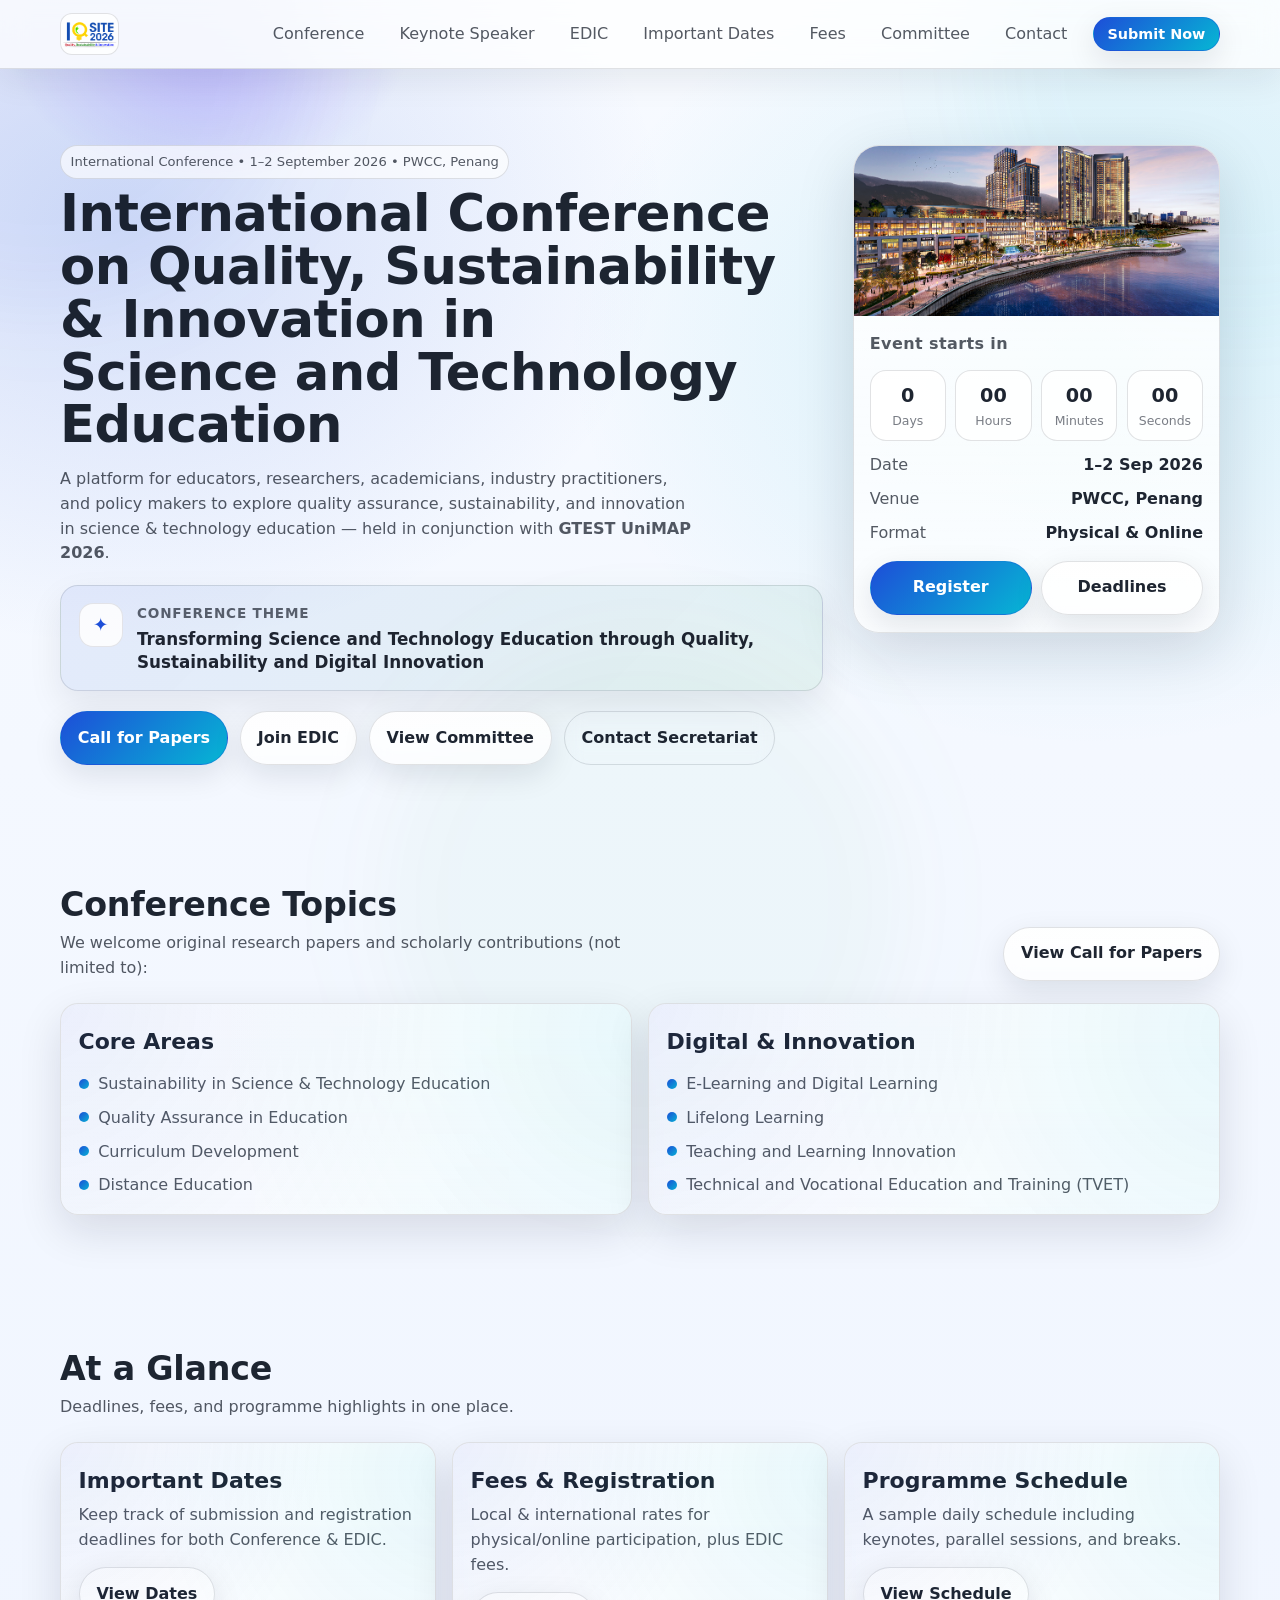
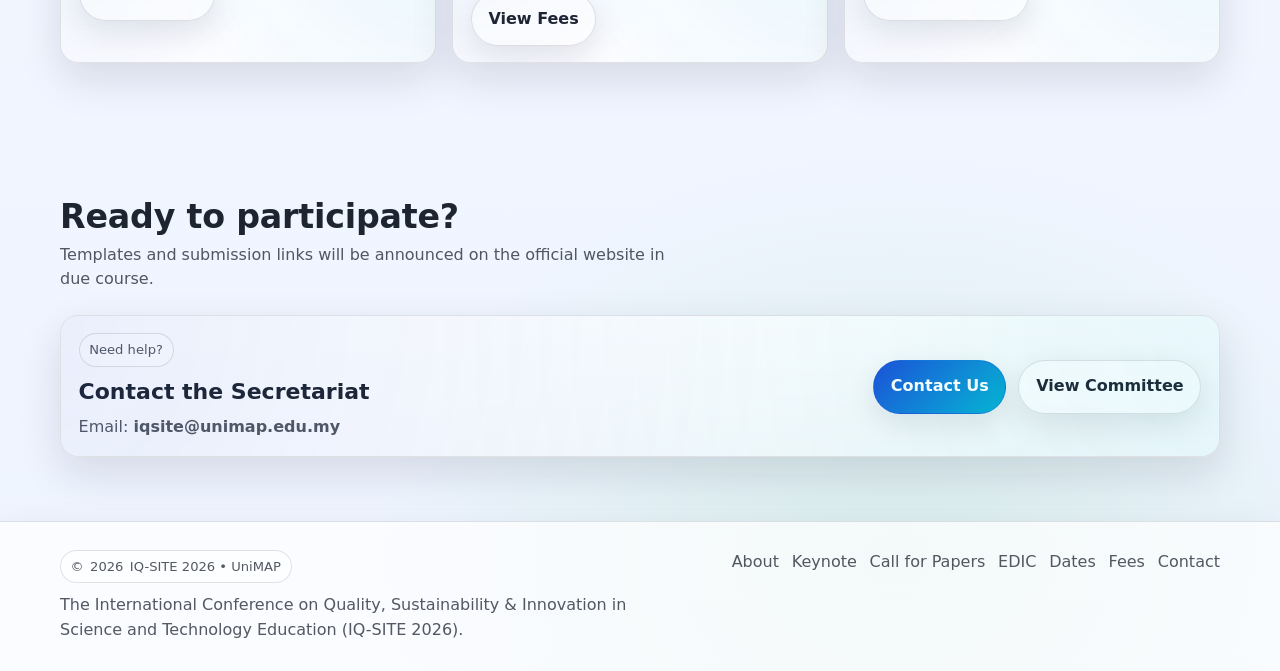
<file: index.html>
<!doctype html>
<html lang="en">

<head>
  <meta charset="utf-8" />
  <meta name="viewport" content="width=device-width, initial-scale=1" />
  <meta name="color-scheme" content="dark light" />
  <title>IQ-SITE 2026 | Home</title>
  <link rel="stylesheet" href="assets/css/style.css" />
</head>

<body>
  <div class="blob b1"></div>
  <div class="blob b2"></div>
  <div class="blob b3"></div>

  <header>
    <div class="container nav">
      <a class="brand" href="index.html" aria-label="IQ-SITE 2026 Home">
        <img class="brand-logo" src="assets/img/logo.jpg" alt="IQ-SITE 2026 logo" />
      </a>

      <nav class="navlinks" aria-label="Primary">
        <a href="pages/conference.html">Conference</a>
        <a href="pages/keynote.html">Keynote Speaker</a>
        <a href="pages/edic.html">EDIC</a>
        <a href="pages/dates.html">Important Dates</a>
        <a href="pages/fees.html">Fees</a>
        <a href="pages/committee.html">Committee</a>
        <a href="pages/contact.html">Contact</a>
        <a class="btn small primary nav-cta" href="https://confbay.com/" target="_blank" rel="noopener">Submit Now</a>
      </nav>

      <button class="menu-btn" id="menuBtn" aria-expanded="false" aria-controls="menuPanel">Menu</button>
    </div>

    <div class="container menu-panel" id="menuPanel" aria-label="Mobile menu">
      <a href="pages/about.html">About</a>
      <a href="pages/conference.html">Conference</a>
      <a href="pages/keynote.html">Keynote Speaker</a>
      <a href="pages/edic.html">EDIC</a>
      <a href="pages/dates.html">Important Dates</a>
      <a href="pages/fees.html">Fees</a>
      <a href="pages/programme.html">Programme</a>
      <a href="pages/committee.html">Committee</a>
      <a href="pages/contact.html">Contact</a>
      <div class="menu-cta">
        <a class="btn primary" href="https://confbay.com/" target="_blank" rel="noopener">Submit Now</a>
      </div>
    </div>
  </header>


  <main>
    <section class="hero">
      <div class="container hero-grid">
        <div>
          <div class="badge reveal">International Conference • 1–2 September 2026 • PWCC, Penang</div>
          <h1 class="reveal">International Conference on Quality, Sustainability &amp; Innovation in<br />Science and
            Technology Education</h1>
          <p class="lead reveal">
            A platform for educators, researchers, academicians, industry practitioners, and policy makers to explore
            quality assurance, sustainability, and innovation in science &amp; technology education — held in
            conjunction
            with <strong>GTEST UniMAP 2026</strong>.
          </p>



<div class="theme-banner reveal">
  <div class="theme-icon" aria-hidden="true">✦</div>
  <div class="theme-content">
    <div class="theme-label">Conference Theme</div>
    <div class="theme-title">
      Transforming Science and Technology Education through Quality, Sustainability and Digital Innovation
    </div>
  </div>
</div>

          <div class="hero-actions reveal">
            <a class="btn primary" href="pages/conference.html">Call for Papers</a>
            <a class="btn" href="pages/edic.html">Join EDIC</a>
            <a class="btn" href="pages/committee.html">View Committee</a>
            <a class="btn ghost" href="pages/contact.html">Contact Secretariat</a>
          </div>
        </div>

        <aside class="hero-card reveal" aria-label="Event at a glance">
          <div class="img" role="img" aria-label="Venue placeholder image"></div>
          <div class="body">
            <div class="kicker">Event starts in</div>
            <div id="countdown" class="countdown" aria-live="polite">
              <div class="pill">
                <div class="num" id="cdDays">—</div>
                <div class="lbl">Days</div>
              </div>
              <div class="pill">
                <div class="num" id="cdHours">—</div>
                <div class="lbl">Hours</div>
              </div>
              <div class="pill">
                <div class="num" id="cdMins">—</div>
                <div class="lbl">Minutes</div>
              </div>
              <div class="pill">
                <div class="num" id="cdSecs">—</div>
                <div class="lbl">Seconds</div>
              </div>
            </div>

            <div class="meta">
              <div class="row"><span>Date</span><strong>1–2 Sep 2026</strong></div>
              <div class="row"><span>Venue</span><strong>PWCC, Penang</strong></div>
              <div class="row"><span>Format</span><strong>Physical &amp; Online</strong></div>
            </div>

            <div style="display:flex; gap:.6rem; flex-wrap:wrap; margin-top: .95rem;">
              <a class="btn primary" href="pages/fees.html" style="flex:1;">Register</a>
              <a class="btn" href="pages/dates.html" style="flex:1;">Deadlines</a>
            </div>
          </div>
        </aside>
      </div>
    </section>
<!-----
    <section id="keynotes">
      <div class="container">
        <div class="section-head">
          <div>
            <h2 class="reveal">Keynote Speakers</h2>
            <p class="reveal">A quick preview — full profiles are available on the Keynote Speaker page.</p>
          </div>
          <a class="btn reveal" href="pages/keynote.html">View Keynote Details</a>
        </div>

        <div class="grid3">
          <article class="card reveal keynote-mini">
            <img class="avatar" src="assets/img/keynote-1.jpg" alt="Keynote Speaker 1" />
            <h3>Prof. Dr. Abd Karim Alias</h3>
            <p class="muted">Universiti Tenaga Nasional (UNITEN)</p>
          </article>
          ----->
<!-----
          <article class="card reveal keynote-mini">
            <img class="avatar" src="assets/img/keynote-2.jpg" alt="Keynote Speaker 2" />
            <h3>Prof. / Dr. Full Name</h3>
            <p class="muted">Institution / Organization</p>
          </article>

          <article class="card reveal keynote-mini">
            <img class="avatar" src="assets/img/keynote-3.jpg" alt="Keynote Speaker 3" />
            <h3>Prof. / Dr. Full Name</h3>
            <p class="muted">Institution / Organization</p>
          </article>

          -->
        </div>
      </div>
    </section>

    <section>
      <div class="container">
        <div class="section-head">
          <div>
            <h2 class="reveal">Conference Topics</h2>
            <p class="reveal">We welcome original research papers and scholarly contributions (not limited to):</p>
          </div>
          <a class="btn reveal" href="pages/conference.html">View Call for Papers</a>
        </div>

        <div class="grid2">
          <div class="card reveal">
            <h3>Core Areas</h3>
            <ul class="list">
              <li>Sustainability in Science &amp; Technology Education</li>
              <li>Quality Assurance in Education</li>
              <li>Curriculum Development</li>
              <li>Distance Education</li>
            </ul>
          </div>
          <div class="card reveal">
            <h3>Digital &amp; Innovation</h3>
            <ul class="list">
              <li>E-Learning and Digital Learning</li>
              <li>Lifelong Learning</li>
              <li>Teaching and Learning Innovation</li>
              <li>Technical and Vocational Education and Training (TVET)</li>
            </ul>
          </div>
        </div>
      </div>
    </section>

    <section>
      <div class="container">
        <div class="section-head">
          <div>
            <h2 class="reveal">At a Glance</h2>
            <p class="reveal">Deadlines, fees, and programme highlights in one place.</p>
          </div>
        </div>

        <div class="grid3">
          <div class="card reveal">
            <h3>Important Dates</h3>
            <p>Keep track of submission and registration deadlines for both Conference &amp; EDIC.</p>
            <div style="margin-top: .9rem;">
              <a class="btn" href="pages/dates.html">View Dates</a>
            </div>
          </div>

          <div class="card reveal">
            <h3>Fees &amp; Registration</h3>
            <p>Local &amp; international rates for physical/online participation, plus EDIC fees.</p>
            <div style="margin-top: .9rem;">
              <a class="btn" href="pages/fees.html">View Fees</a>
            </div>
          </div>

          <div class="card reveal">
            <h3>Programme Schedule</h3>
            <p>A sample daily schedule including keynotes, parallel sessions, and breaks.</p>
            <div style="margin-top: .9rem;">
              <a class="btn" href="pages/programme.html">View Schedule</a>
            </div>
          </div>
        </div>
      </div>
    </section>

    <section>
      <div class="container">
        <div class="section-head">
          <div>
            <h2 class="reveal">Ready to participate?</h2>
            <p class="reveal">Templates and submission links will be announced on the official website in due course.
            </p>
          </div>
        </div>

        <div class="card reveal"
          style="display:flex; align-items:center; justify-content:space-between; gap: 1rem; flex-wrap:wrap;">
          <div>
            <div class="badge">Need help?</div>
            <h3 style="margin-top:.55rem;">Contact the Secretariat</h3>
            <p style="margin:.2rem 0 0; color: var(--muted);">Email: <strong>iqsite@unimap.edu.my</strong></p>
          </div>
          <div style="display:flex; gap:.75rem; flex-wrap:wrap;">
            <a class="btn primary" href="pages/contact.html">Contact Us</a>
            <a class="btn" href="pages/committee.html">View Committee</a>
          </div>
        </div>
      </div>
    </section>
  </main>


  <footer>
    <div class="container footer-grid">
      <div>
        <div class="badge">© <span id="year"></span> IQ-SITE 2026 • UniMAP</div>
        <div class="muted" style="margin-top:.6rem; max-width: 62ch;">
          The International Conference on Quality, Sustainability &amp; Innovation in Science and Technology Education
          (IQ-SITE 2026).
        </div>
      </div>
      <div class="links">
        <a href="pages/about.html">About</a>
        <a href="pages/keynote.html">Keynote</a>
        <a href="pages/conference.html">Call for Papers</a>
        <a href="pages/edic.html">EDIC</a>
        <a href="pages/dates.html">Dates</a>
        <a href="pages/fees.html">Fees</a>
        <a href="pages/contact.html">Contact</a>
      </div>
    </div>
  </footer>

  <script src="assets/js/main.js"></script>
</body>

</html>
</file>
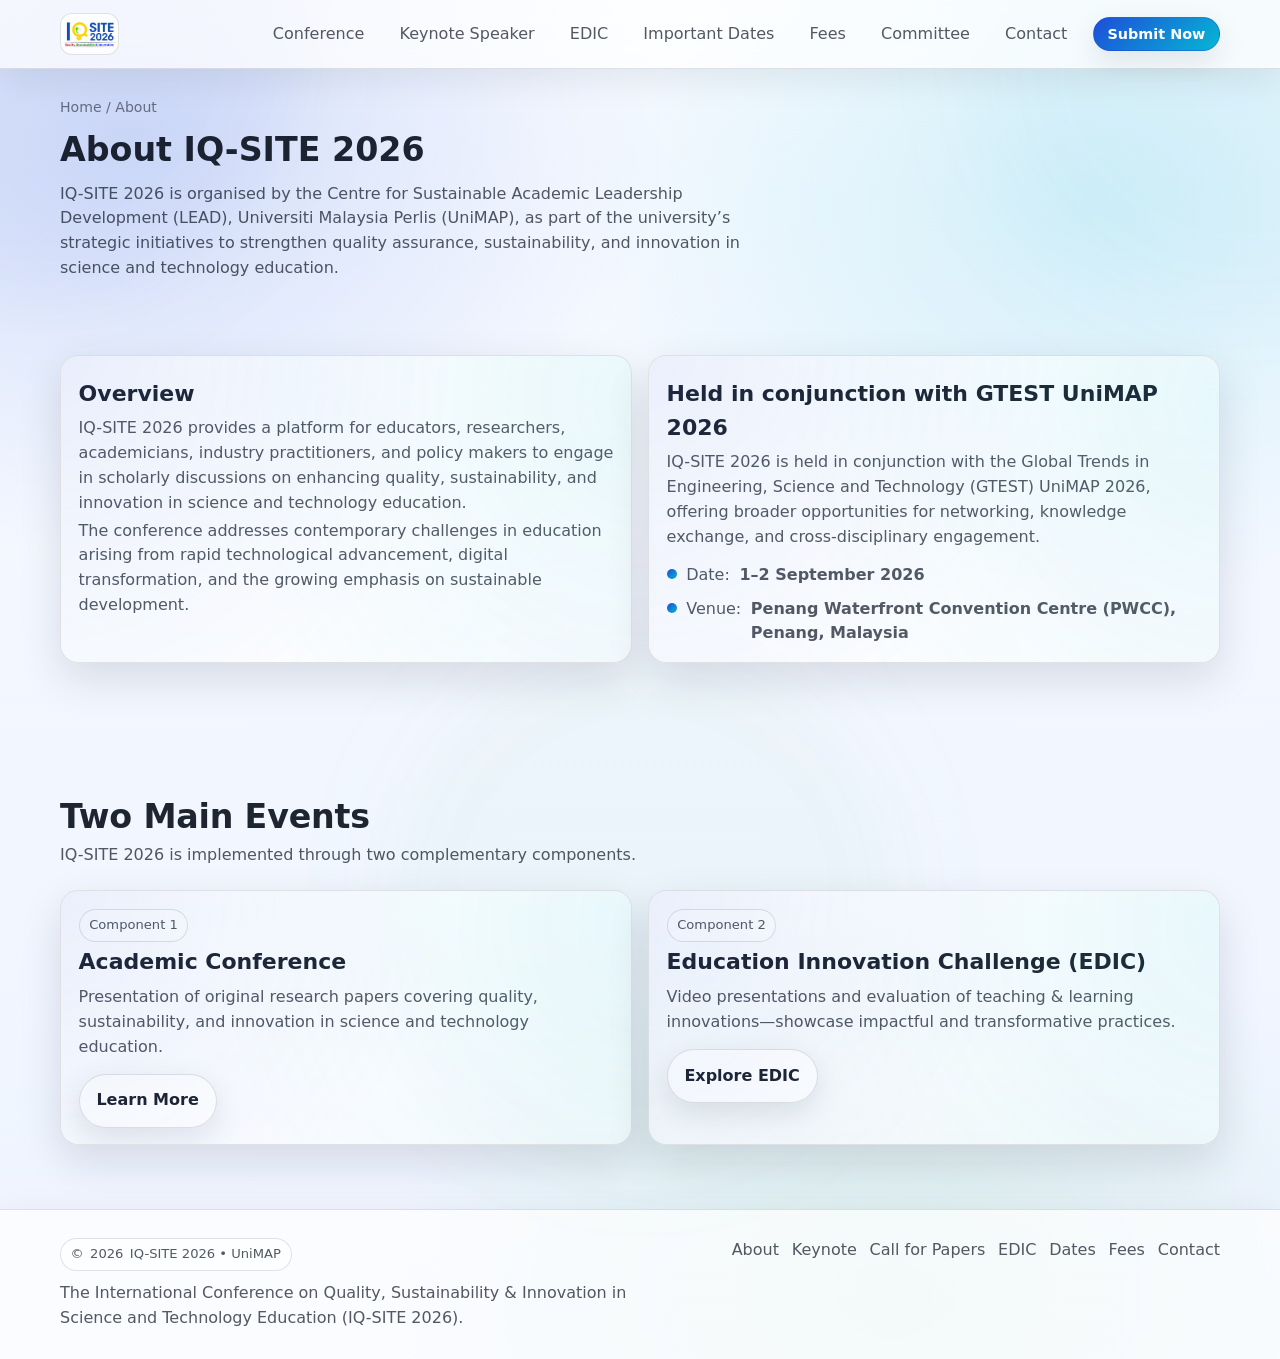
<file: pages/about.html>
<!doctype html>
<html lang="en">
<head>
  <meta charset="utf-8" />
  <meta name="viewport" content="width=device-width, initial-scale=1" />
  <meta name="color-scheme" content="dark light" />
  <title>IQ-SITE 2026 | About</title>
  <link rel="stylesheet" href="../assets/css/style.css" />
</head>
<body>
  <div class="blob b1"></div>
  <div class="blob b2"></div>
  <div class="blob b3"></div>

  <header>
  <div class="container nav">
      <a class="brand" href="../index.html" aria-label="IQ-SITE 2026 Home">
        <img class="brand-logo" src="../assets/img/logo.jpg" alt="IQ-SITE 2026 logo" />
      </a>

    <nav class="navlinks" aria-label="Primary">
      <a href="conference.html">Conference</a>
      <a href="keynote.html">Keynote Speaker</a>
      <a href="edic.html">EDIC</a>
      <a href="dates.html">Important Dates</a>
      <a href="fees.html">Fees</a>
      <a href="committee.html">Committee</a>
      <a href="contact.html">Contact</a>
      <a class="btn small primary nav-cta" href="https://confbay.com/" target="_blank" rel="noopener">Submit Now</a>
    </nav>

    <button class="menu-btn" id="menuBtn" aria-expanded="false" aria-controls="menuPanel">Menu</button>
  </div>

  <div class="container menu-panel" id="menuPanel" aria-label="Mobile menu">
    <a href="about.html">About</a>
    <a href="conference.html">Conference</a>
    <a href="keynote.html">Keynote Speaker</a>
    <a href="edic.html">EDIC</a>
    <a href="dates.html">Important Dates</a>
    <a href="fees.html">Fees</a>
    <a href="programme.html">Programme</a>
    <a href="committee.html">Committee</a>
    <a href="contact.html">Contact</a>
    <div class="menu-cta">
      <a class="btn primary" href="https://confbay.com/" target="_blank" rel="noopener">Submit Now</a>
    </div>
  </div>
</header>

  
<main>
  <section class="pagehead">
    <div class="container">
      <div class="breadcrumb">Home / About</div>
      <h2 class="reveal">About IQ-SITE 2026</h2>
      <p class="reveal">
        IQ-SITE 2026 is organised by the Centre for Sustainable Academic Leadership Development (LEAD), Universiti Malaysia Perlis (UniMAP),
        as part of the university’s strategic initiatives to strengthen quality assurance, sustainability, and innovation in science and technology education.
      </p>
    </div>
  </section>

  <section>
    <div class="container grid2">
      <div class="card reveal">
        <h3>Overview</h3>
        <p>
          IQ-SITE 2026 provides a platform for educators, researchers, academicians, industry practitioners, and policy makers to engage
          in scholarly discussions on enhancing quality, sustainability, and innovation in science and technology education.
        </p>
        <p>
          The conference addresses contemporary challenges in education arising from rapid technological advancement, digital transformation,
          and the growing emphasis on sustainable development.
        </p>
      </div>

      <div class="card reveal">
        <h3>Held in conjunction with GTEST UniMAP 2026</h3>
        <p>
          IQ-SITE 2026 is held in conjunction with the Global Trends in Engineering, Science and Technology (GTEST) UniMAP 2026,
          offering broader opportunities for networking, knowledge exchange, and cross-disciplinary engagement.
        </p>
        <ul class="list">
          <li>Date: <strong>1–2 September 2026</strong></li>
          <li>Venue: <strong>Penang Waterfront Convention Centre (PWCC), Penang, Malaysia</strong></li>
        </ul>
      </div>
    </div>
  </section>

  <section>
    <div class="container">
      <div class="section-head">
        <div>
          <h2 class="reveal">Two Main Events</h2>
          <p class="reveal">IQ-SITE 2026 is implemented through two complementary components.</p>
        </div>
      </div>

      <div class="grid2">
        <article class="card reveal">
          <div class="badge">Component 1</div>
          <h3>Academic Conference</h3>
          <p>Presentation of original research papers covering quality, sustainability, and innovation in science and technology education.</p>
          <a class="btn" href="conference.html" style="margin-top:.9rem;">Learn More</a>
        </article>

        <article class="card reveal">
          <div class="badge">Component 2</div>
          <h3>Education Innovation Challenge (EDIC)</h3>
          <p>Video presentations and evaluation of teaching &amp; learning innovations—showcase impactful and transformative practices.</p>
          <a class="btn" href="edic.html" style="margin-top:.9rem;">Explore EDIC</a>
        </article>
      </div>
    </div>
  </section>
</main>


  <footer>
  <div class="container footer-grid">
    <div>
      <div class="badge">© <span id="year"></span> IQ-SITE 2026 • UniMAP</div>
      <div class="muted" style="margin-top:.6rem; max-width: 62ch;">
        The International Conference on Quality, Sustainability &amp; Innovation in Science and Technology Education (IQ-SITE 2026).
      </div>
    </div>
    <div class="links">
      <a href="about.html">About</a>
      <a href="keynote.html">Keynote</a>
      <a href="conference.html">Call for Papers</a>
      <a href="edic.html">EDIC</a>
      <a href="dates.html">Dates</a>
      <a href="fees.html">Fees</a>
      <a href="contact.html">Contact</a>
    </div>
  </div>
</footer>

<script src="../assets/js/main.js"></script>
</body>
</html>
</file>
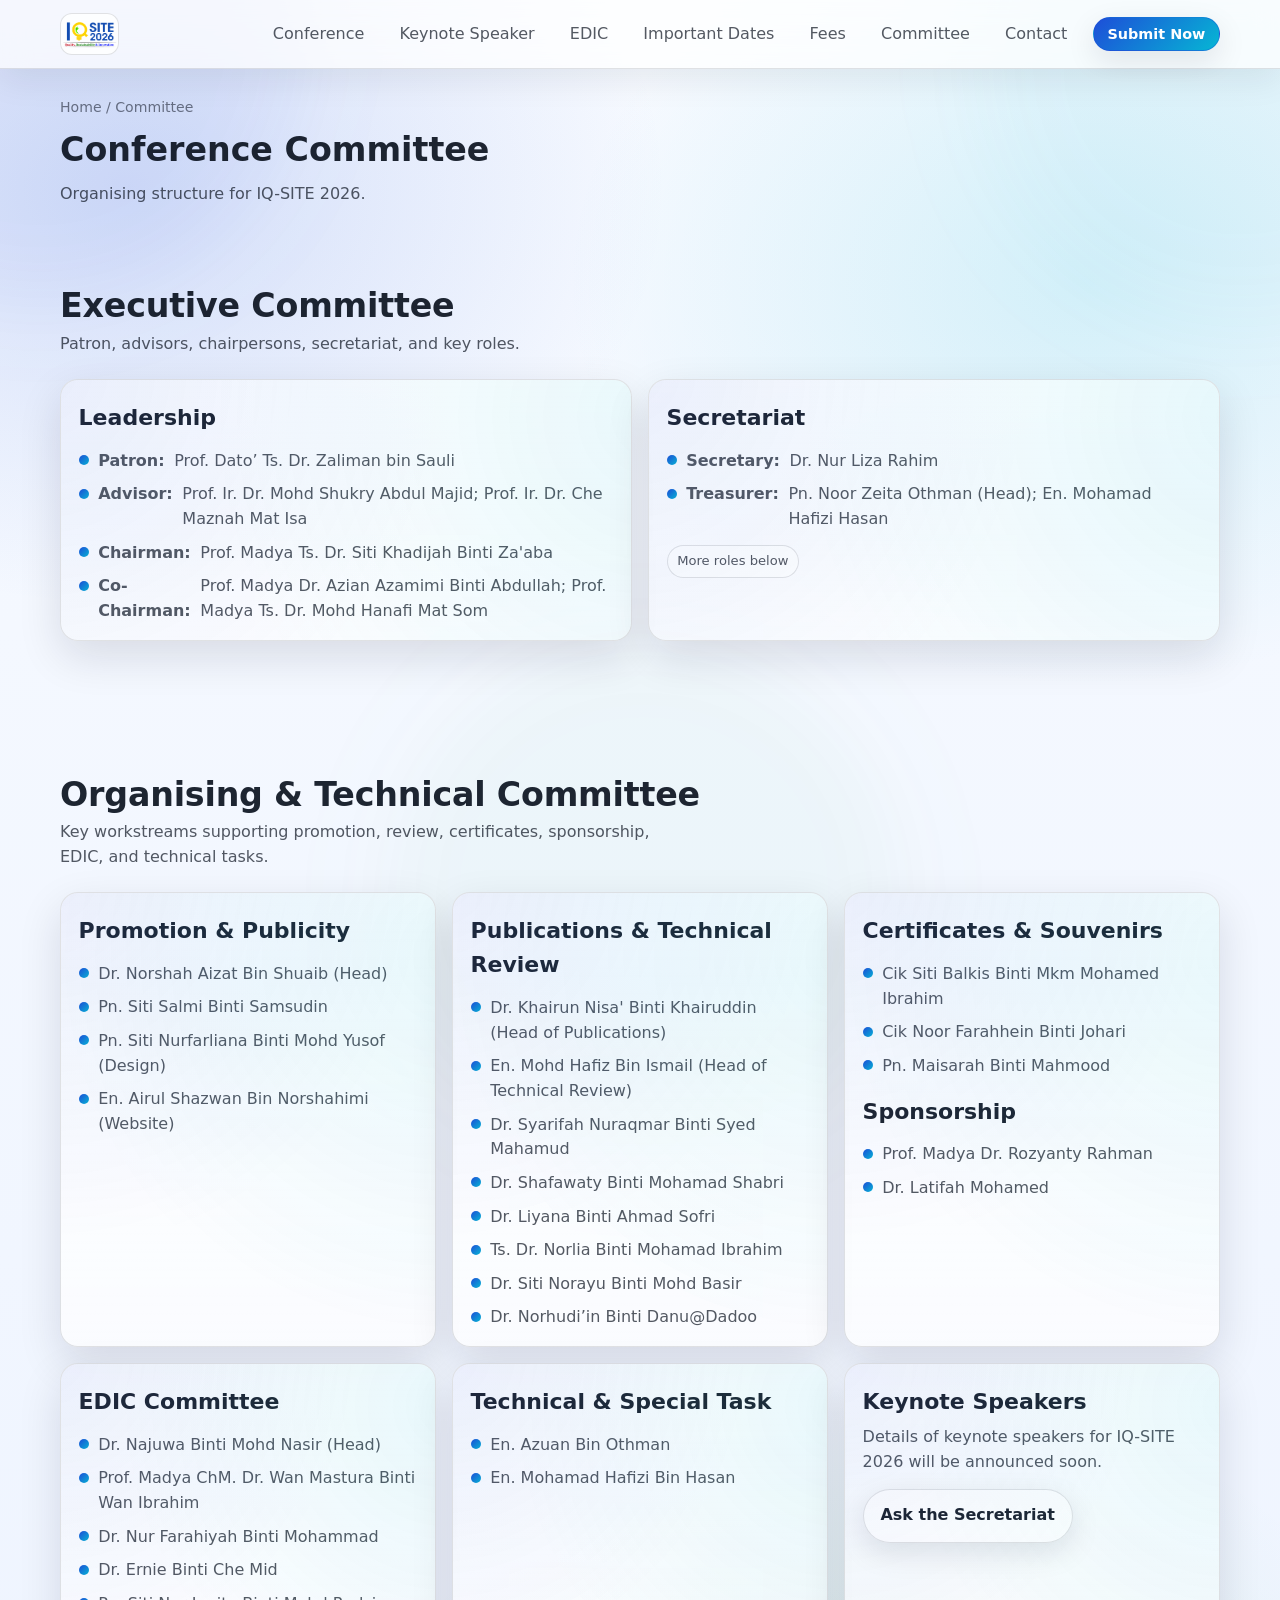
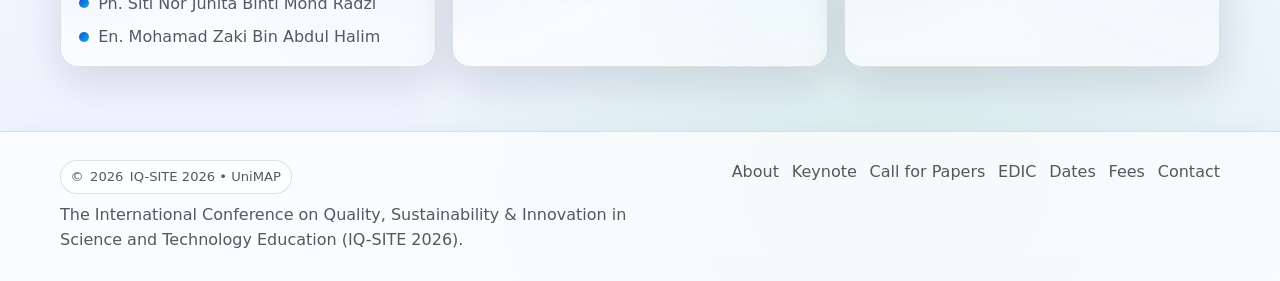
<file: pages/committee.html>
<!doctype html>
<html lang="en">
<head>
  <meta charset="utf-8" />
  <meta name="viewport" content="width=device-width, initial-scale=1" />
  <meta name="color-scheme" content="dark light" />
  <title>IQ-SITE 2026 | Committee</title>
  <link rel="stylesheet" href="../assets/css/style.css" />
</head>
<body>
  <div class="blob b1"></div>
  <div class="blob b2"></div>
  <div class="blob b3"></div>

  <header>
  <div class="container nav">
      <a class="brand" href="../index.html" aria-label="IQ-SITE 2026 Home">
        <img class="brand-logo" src="../assets/img/logo.jpg" alt="IQ-SITE 2026 logo" />
      </a>

    <nav class="navlinks" aria-label="Primary">
      <a href="conference.html">Conference</a>
      <a href="keynote.html">Keynote Speaker</a>
      <a href="edic.html">EDIC</a>
      <a href="dates.html">Important Dates</a>
      <a href="fees.html">Fees</a>
      <a href="committee.html">Committee</a>
      <a href="contact.html">Contact</a>
      <a class="btn small primary nav-cta" href="https://confbay.com/" target="_blank" rel="noopener">Submit Now</a>
    </nav>

    <button class="menu-btn" id="menuBtn" aria-expanded="false" aria-controls="menuPanel">Menu</button>
  </div>

  <div class="container menu-panel" id="menuPanel" aria-label="Mobile menu">
    <a href="about.html">About</a>
    <a href="conference.html">Conference</a>
    <a href="keynote.html">Keynote Speaker</a>
    <a href="edic.html">EDIC</a>
    <a href="dates.html">Important Dates</a>
    <a href="fees.html">Fees</a>
    <a href="programme.html">Programme</a>
    <a href="committee.html">Committee</a>
    <a href="contact.html">Contact</a>
    <div class="menu-cta">
      <a class="btn primary" href="https://confbay.com/" target="_blank" rel="noopener">Submit Now</a>
    </div>
  </div>
</header>

  
<main>
  <section class="pagehead">
    <div class="container">
      <div class="breadcrumb">Home / Committee</div>
      <h2 class="reveal">Conference Committee</h2>
      <p class="reveal">Organising structure for IQ-SITE 2026.</p>
    </div>
  </section>

  <section>
    <div class="container">
      <div class="section-head">
        <div>
          <h2 class="reveal">Executive Committee</h2>
          <p class="reveal">Patron, advisors, chairpersons, secretariat, and key roles.</p>
        </div>
      </div>

      <div class="grid2">
        <div class="card reveal">
          <h3>Leadership</h3>
          <ul class="list">
            <li><strong>Patron:</strong> Prof. Dato’ Ts. Dr. Zaliman bin Sauli</li>
            <li><strong>Advisor:</strong> Prof. Ir. Dr. Mohd Shukry Abdul Majid; Prof. Ir. Dr. Che Maznah Mat Isa</li>
            <li><strong>Chairman:</strong> Prof. Madya Ts. Dr. Siti Khadijah Binti Za'aba</li>
            <li><strong>Co-Chairman:</strong> Prof. Madya Dr. Azian Azamimi Binti Abdullah; Prof. Madya Ts. Dr. Mohd Hanafi Mat Som</li>
          </ul>
        </div>

        <div class="card reveal">
          <h3>Secretariat</h3>
          <ul class="list">
            <li><strong>Secretary:</strong> Dr. Nur Liza Rahim</li>
            <li><strong>Treasurer:</strong> Pn. Noor Zeita Othman (Head); En. Mohamad Hafizi Hasan</li>
          </ul>
          <div class="badge" style="margin-top:.8rem;">More roles below</div>
        </div>
      </div>
    </div>
  </section>

  <section>
    <div class="container">
      <div class="section-head">
        <div>
          <h2 class="reveal">Organising &amp; Technical Committee</h2>
          <p class="reveal">Key workstreams supporting promotion, review, certificates, sponsorship, EDIC, and technical tasks.</p>
        </div>
      </div>

      <div class="grid3">
        <div class="card reveal">
          <h3>Promotion &amp; Publicity</h3>
          <ul class="list">
            <li>Dr. Norshah Aizat Bin Shuaib (Head)</li>
            <li>Pn. Siti Salmi Binti Samsudin</li>
            <li>Pn. Siti Nurfarliana Binti Mohd Yusof (Design)</li>
            <li>En. Airul Shazwan Bin Norshahimi (Website)</li>
          </ul>
        </div>

        <div class="card reveal">
          <h3>Publications &amp; Technical Review</h3>
          <ul class="list">
            <li>Dr. Khairun Nisa' Binti Khairuddin (Head of Publications)</li>
            <li>En. Mohd Hafiz Bin Ismail (Head of Technical Review)</li>
            <li>Dr. Syarifah Nuraqmar Binti Syed Mahamud</li>
            <li>Dr. Shafawaty Binti Mohamad Shabri</li>
            <li>Dr. Liyana Binti Ahmad Sofri</li>
            <li>Ts. Dr. Norlia Binti Mohamad Ibrahim</li>
            <li>Dr. Siti Norayu Binti Mohd Basir</li>
            <li>Dr. Norhudi’in Binti Danu@Dadoo</li>
          </ul>
        </div>

        <div class="card reveal">
          <h3>Certificates &amp; Souvenirs</h3>
          <ul class="list">
            <li>Cik Siti Balkis Binti Mkm Mohamed Ibrahim</li>
            <li>Cik Noor Farahhein Binti Johari</li>
            <li>Pn. Maisarah Binti Mahmood</li>
          </ul>

          <h3 style="margin-top:1rem;">Sponsorship</h3>
          <ul class="list">
            <li>Prof. Madya Dr. Rozyanty Rahman</li>
            <li>Dr. Latifah Mohamed</li>
          </ul>
        </div>

        <div class="card reveal">
          <h3>EDIC Committee</h3>
          <ul class="list">
            <li>Dr. Najuwa Binti Mohd Nasir (Head)</li>
            <li>Prof. Madya ChM. Dr. Wan Mastura Binti Wan Ibrahim</li>
            <li>Dr. Nur Farahiyah Binti Mohammad</li>
            <li>Dr. Ernie Binti Che Mid</li>
            <li>Pn. Siti Nor Junita Binti Mohd Radzi</li>
            <li>En. Mohamad Zaki Bin Abdul Halim</li>
          </ul>
        </div>

        <div class="card reveal">
          <h3>Technical &amp; Special Task</h3>
          <ul class="list">
            <li>En. Azuan Bin Othman</li>
            <li>En. Mohamad Hafizi Bin Hasan</li>
          </ul>
        </div>

        <div class="card reveal">
          <h3>Keynote Speakers</h3>
          <p style="color: var(--muted);">
            Details of keynote speakers for IQ-SITE 2026 will be announced soon.
          </p>
          <a class="btn" href="contact.html" style="margin-top:.9rem;">Ask the Secretariat</a>
        </div>
      </div>
    </div>
  </section>
</main>


  <footer>
  <div class="container footer-grid">
    <div>
      <div class="badge">© <span id="year"></span> IQ-SITE 2026 • UniMAP</div>
      <div class="muted" style="margin-top:.6rem; max-width: 62ch;">
        The International Conference on Quality, Sustainability &amp; Innovation in Science and Technology Education (IQ-SITE 2026).
      </div>
    </div>
    <div class="links">
      <a href="about.html">About</a>
      <a href="keynote.html">Keynote</a>
      <a href="conference.html">Call for Papers</a>
      <a href="edic.html">EDIC</a>
      <a href="dates.html">Dates</a>
      <a href="fees.html">Fees</a>
      <a href="contact.html">Contact</a>
    </div>
  </div>
</footer>

<script src="../assets/js/main.js"></script>
</body>
</html>
</file>
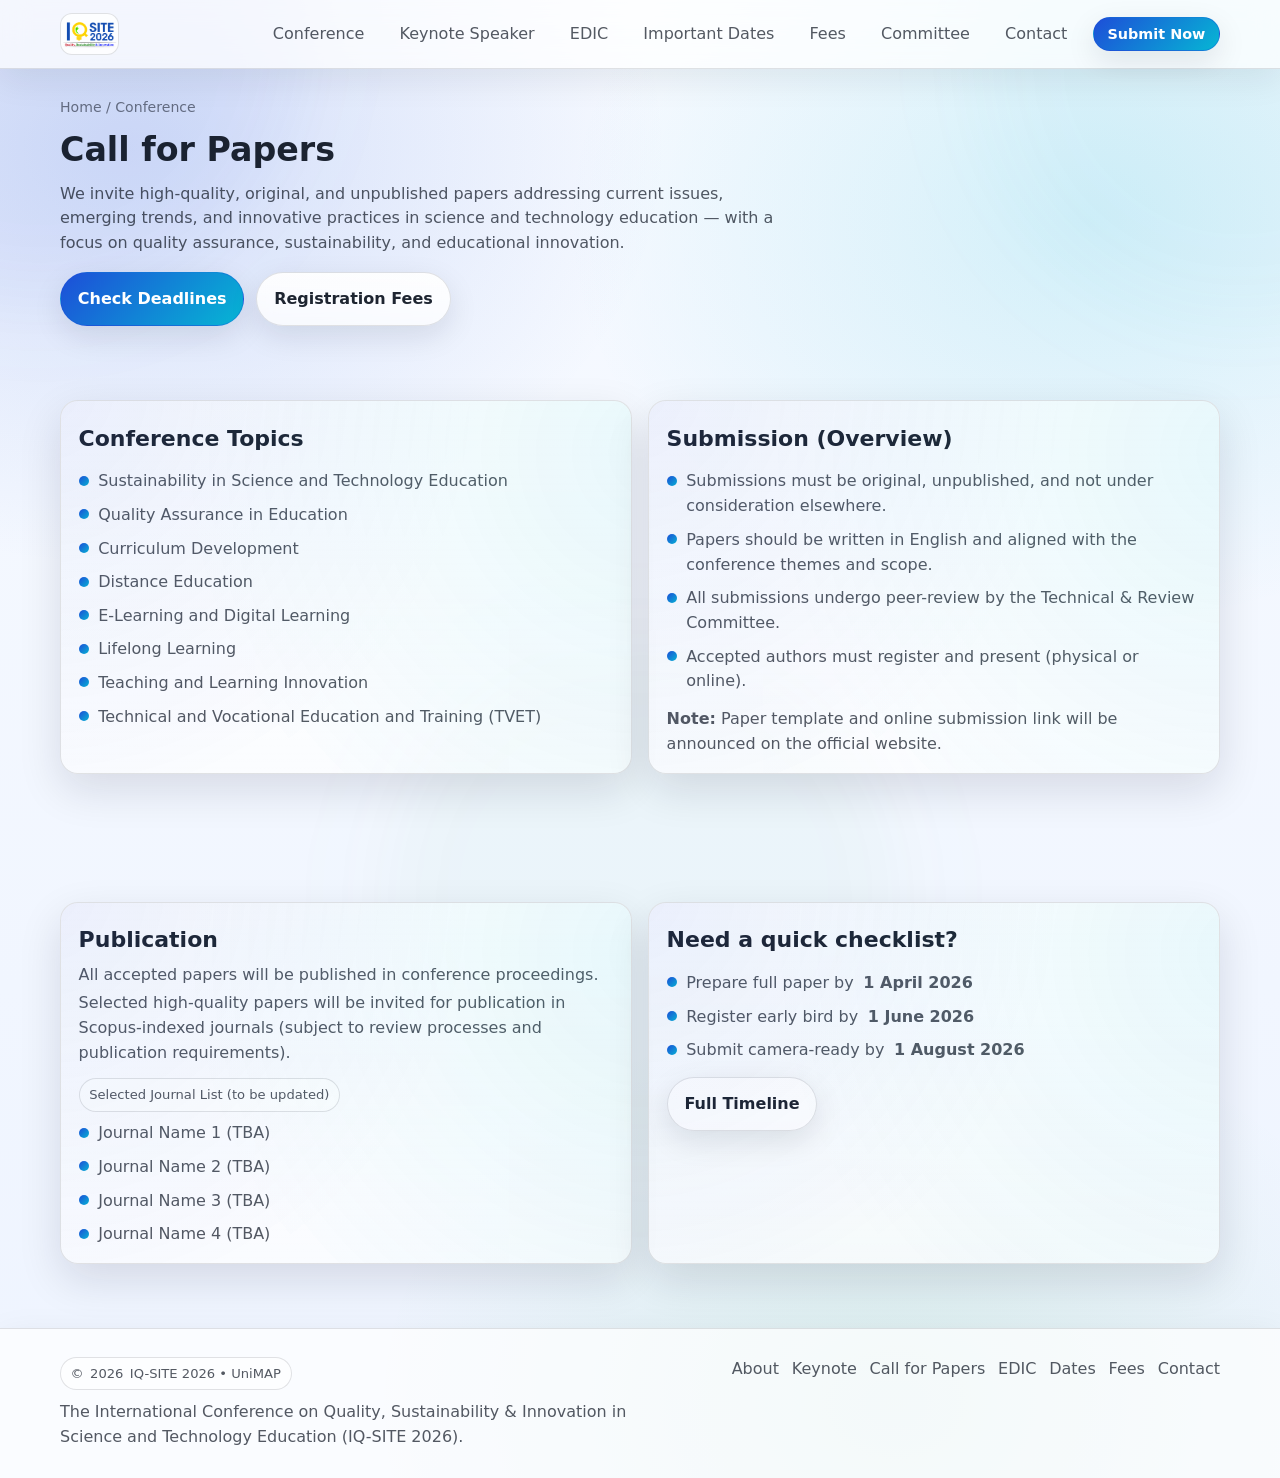
<file: pages/conference.html>
<!doctype html>
<html lang="en">
<head>
  <meta charset="utf-8" />
  <meta name="viewport" content="width=device-width, initial-scale=1" />
  <meta name="color-scheme" content="dark light" />
  <title>IQ-SITE 2026 | Call for Papers</title>
  <link rel="stylesheet" href="../assets/css/style.css" />
</head>
<body>
  <div class="blob b1"></div>
  <div class="blob b2"></div>
  <div class="blob b3"></div>

  <header>
  <div class="container nav">
      <a class="brand" href="../index.html" aria-label="IQ-SITE 2026 Home">
        <img class="brand-logo" src="../assets/img/logo.jpg" alt="IQ-SITE 2026 logo" />
      </a>

    <nav class="navlinks" aria-label="Primary">
      <a href="conference.html">Conference</a>
      <a href="keynote.html">Keynote Speaker</a>
      <a href="edic.html">EDIC</a>
      <a href="dates.html">Important Dates</a>
      <a href="fees.html">Fees</a>
      <a href="committee.html">Committee</a>
      <a href="contact.html">Contact</a>
      <a class="btn small primary nav-cta" href="https://confbay.com/" target="_blank" rel="noopener">Submit Now</a>
    </nav>

    <button class="menu-btn" id="menuBtn" aria-expanded="false" aria-controls="menuPanel">Menu</button>
  </div>

  <div class="container menu-panel" id="menuPanel" aria-label="Mobile menu">
    <a href="about.html">About</a>
    <a href="conference.html">Conference</a>
    <a href="keynote.html">Keynote Speaker</a>
    <a href="edic.html">EDIC</a>
    <a href="dates.html">Important Dates</a>
    <a href="fees.html">Fees</a>
    <a href="programme.html">Programme</a>
    <a href="committee.html">Committee</a>
    <a href="contact.html">Contact</a>
    <div class="menu-cta">
      <a class="btn primary" href="https://confbay.com/" target="_blank" rel="noopener">Submit Now</a>
    </div>
  </div>
</header>

  
<main>
  <section class="pagehead">
    <div class="container">
      <div class="breadcrumb">Home / Conference</div>
      <h2 class="reveal">Call for Papers</h2>
      <p class="reveal">
        We invite high-quality, original, and unpublished papers addressing current issues, emerging trends, and innovative practices
        in science and technology education — with a focus on quality assurance, sustainability, and educational innovation.
      </p>
      <div class="hero-actions reveal" style="margin-top:1rem;">
        <a class="btn primary" href="dates.html">Check Deadlines</a>
        <a class="btn" href="fees.html">Registration Fees</a>
      </div>
    </div>
  </section>

  <section>
    <div class="container grid2">
      <div class="card reveal">
        <h3>Conference Topics</h3>
        <ul class="list">
          <li>Sustainability in Science and Technology Education</li>
          <li>Quality Assurance in Education</li>
          <li>Curriculum Development</li>
          <li>Distance Education</li>
          <li>E-Learning and Digital Learning</li>
          <li>Lifelong Learning</li>
          <li>Teaching and Learning Innovation</li>
          <li>Technical and Vocational Education and Training (TVET)</li>
        </ul>
      </div>

      <div class="card reveal">
        <h3>Submission (Overview)</h3>
        <ul class="list">
          <li>Submissions must be original, unpublished, and not under consideration elsewhere.</li>
          <li>Papers should be written in English and aligned with the conference themes and scope.</li>
          <li>All submissions undergo peer-review by the Technical &amp; Review Committee.</li>
          <li>Accepted authors must register and present (physical or online).</li>
        </ul>
        <p style="margin-top:.8rem; color: var(--muted);">
          <strong>Note:</strong> Paper template and online submission link will be announced on the official website.
        </p>
      </div>
    </div>
  </section>

  <section>
    <div class="container grid2">
      <div class="card reveal">
        <h3>Publication</h3>
        <p>All accepted papers will be published in conference proceedings.</p>
        <p>Selected high-quality papers will be invited for publication in Scopus-indexed journals (subject to review processes and publication requirements).</p>
        <div class="badge" style="margin-top:.8rem;">Selected Journal List (to be updated)</div>
        <ul class="list" style="margin-top:.6rem;">
          <li>Journal Name 1 (TBA)</li>
          <li>Journal Name 2 (TBA)</li>
          <li>Journal Name 3 (TBA)</li>
          <li>Journal Name 4 (TBA)</li>
        </ul>
      </div>

      <div class="card reveal">
        <h3>Need a quick checklist?</h3>
        <ul class="list">
          <li>Prepare full paper by <strong>1 April 2026</strong></li>
          <li>Register early bird by <strong>1 June 2026</strong></li>
          <li>Submit camera-ready by <strong>1 August 2026</strong></li>
        </ul>
        <a class="btn" href="dates.html" style="margin-top:.9rem;">Full Timeline</a>
      </div>
    </div>
  </section>
</main>


  <footer>
  <div class="container footer-grid">
    <div>
      <div class="badge">© <span id="year"></span> IQ-SITE 2026 • UniMAP</div>
      <div class="muted" style="margin-top:.6rem; max-width: 62ch;">
        The International Conference on Quality, Sustainability &amp; Innovation in Science and Technology Education (IQ-SITE 2026).
      </div>
    </div>
    <div class="links">
      <a href="about.html">About</a>
      <a href="keynote.html">Keynote</a>
      <a href="conference.html">Call for Papers</a>
      <a href="edic.html">EDIC</a>
      <a href="dates.html">Dates</a>
      <a href="fees.html">Fees</a>
      <a href="contact.html">Contact</a>
    </div>
  </div>
</footer>

<script src="../assets/js/main.js"></script>
</body>
</html>
</file>
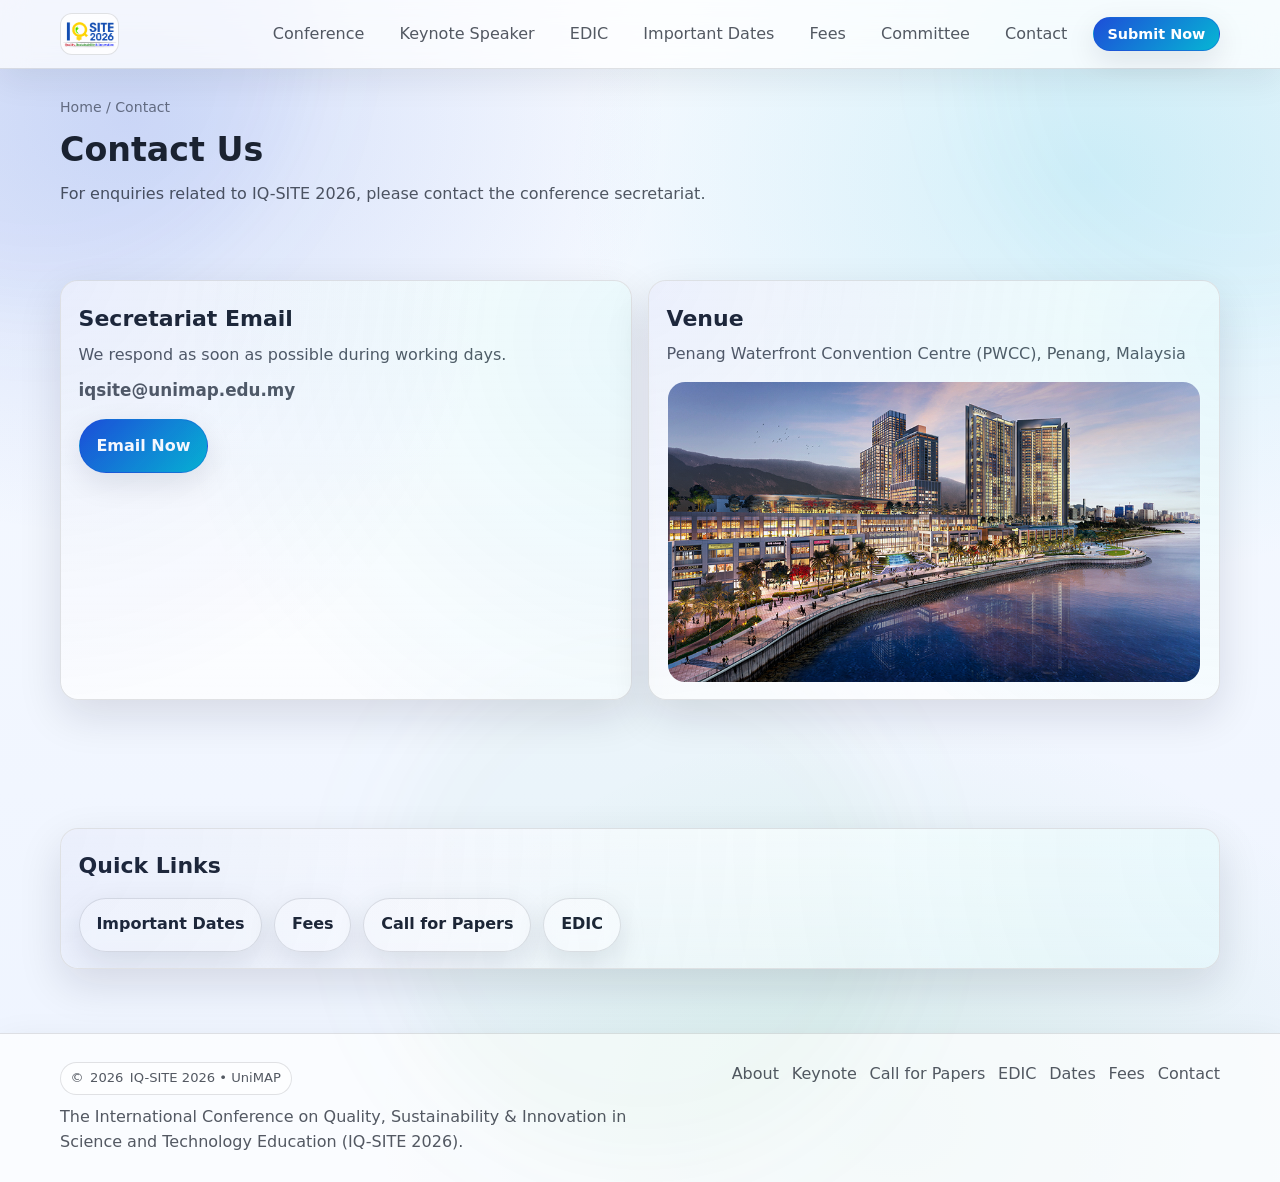
<file: pages/contact.html>
<!doctype html>
<html lang="en">
<head>
  <meta charset="utf-8" />
  <meta name="viewport" content="width=device-width, initial-scale=1" />
  <meta name="color-scheme" content="dark light" />
  <title>IQ-SITE 2026 | Contact</title>
  <link rel="stylesheet" href="../assets/css/style.css" />
</head>
<body>
  <div class="blob b1"></div>
  <div class="blob b2"></div>
  <div class="blob b3"></div>

  <header>
  <div class="container nav">
      <a class="brand" href="../index.html" aria-label="IQ-SITE 2026 Home">
        <img class="brand-logo" src="../assets/img/logo.jpg" alt="IQ-SITE 2026 logo" />
      </a>

    <nav class="navlinks" aria-label="Primary">
      <a href="conference.html">Conference</a>
      <a href="keynote.html">Keynote Speaker</a>
      <a href="edic.html">EDIC</a>
      <a href="dates.html">Important Dates</a>
      <a href="fees.html">Fees</a>
      <a href="committee.html">Committee</a>
      <a href="contact.html">Contact</a>
      <a class="btn small primary nav-cta" href="https://confbay.com/" target="_blank" rel="noopener">Submit Now</a>
    </nav>

    <button class="menu-btn" id="menuBtn" aria-expanded="false" aria-controls="menuPanel">Menu</button>
  </div>

  <div class="container menu-panel" id="menuPanel" aria-label="Mobile menu">
    <a href="about.html">About</a>
    <a href="conference.html">Conference</a>
    <a href="keynote.html">Keynote Speaker</a>
    <a href="edic.html">EDIC</a>
    <a href="dates.html">Important Dates</a>
    <a href="fees.html">Fees</a>
    <a href="programme.html">Programme</a>
    <a href="committee.html">Committee</a>
    <a href="contact.html">Contact</a>
    <div class="menu-cta">
      <a class="btn primary" href="https://confbay.com/" target="_blank" rel="noopener">Submit Now</a>
    </div>
  </div>
</header>

  
<main>
  <section class="pagehead">
    <div class="container">
      <div class="breadcrumb">Home / Contact</div>
      <h2 class="reveal">Contact Us</h2>
      <p class="reveal">For enquiries related to IQ-SITE 2026, please contact the conference secretariat.</p>
    </div>
  </section>

  <section>
    <div class="container grid2">
      <div class="card reveal">
        <h3>Secretariat Email</h3>
        <p style="color: var(--muted); margin-top:.4rem;">We respond as soon as possible during working days.</p>
        <p style="font-size:1.05rem; margin:.6rem 0 0;"><strong>iqsite@unimap.edu.my</strong></p>
        <div style="margin-top:1rem; display:flex; gap:.75rem; flex-wrap:wrap;">
          <a class="btn primary" href="mailto:iqsite@unimap.edu.my">Email Now</a>
        </div>
      </div>

      <div class="card reveal">
        <h3>Venue</h3>
        <p style="margin:.2rem 0 0; color: var(--muted);">Penang Waterfront Convention Centre (PWCC), Penang, Malaysia</p>
        <div style="margin-top:.9rem; border-radius: var(--radius); overflow:hidden; border:1px solid rgba(255,255,255,.12);">
          <img src="../assets/img/pwcc.jpg" alt="PWCC placeholder image"/>
        </div>
      </div>
    </div>
  </section>

  <section>
    <div class="container">
      <div class="card reveal">
        <h3>Quick Links</h3>
        <div class="hero-actions" style="margin-top:.9rem;">
          <a class="btn" href="dates.html">Important Dates</a>
          <a class="btn" href="fees.html">Fees</a>
          <a class="btn" href="conference.html">Call for Papers</a>
          <a class="btn" href="edic.html">EDIC</a>
        </div>
      </div>
    </div>
  </section>
</main>


  <footer>
  <div class="container footer-grid">
    <div>
      <div class="badge">© <span id="year"></span> IQ-SITE 2026 • UniMAP</div>
      <div class="muted" style="margin-top:.6rem; max-width: 62ch;">
        The International Conference on Quality, Sustainability &amp; Innovation in Science and Technology Education (IQ-SITE 2026).
      </div>
    </div>
    <div class="links">
      <a href="about.html">About</a>
      <a href="keynote.html">Keynote</a>
      <a href="conference.html">Call for Papers</a>
      <a href="edic.html">EDIC</a>
      <a href="dates.html">Dates</a>
      <a href="fees.html">Fees</a>
      <a href="contact.html">Contact</a>
    </div>
  </div>
</footer>

<script src="../assets/js/main.js"></script>
</body>
</html>
</file>
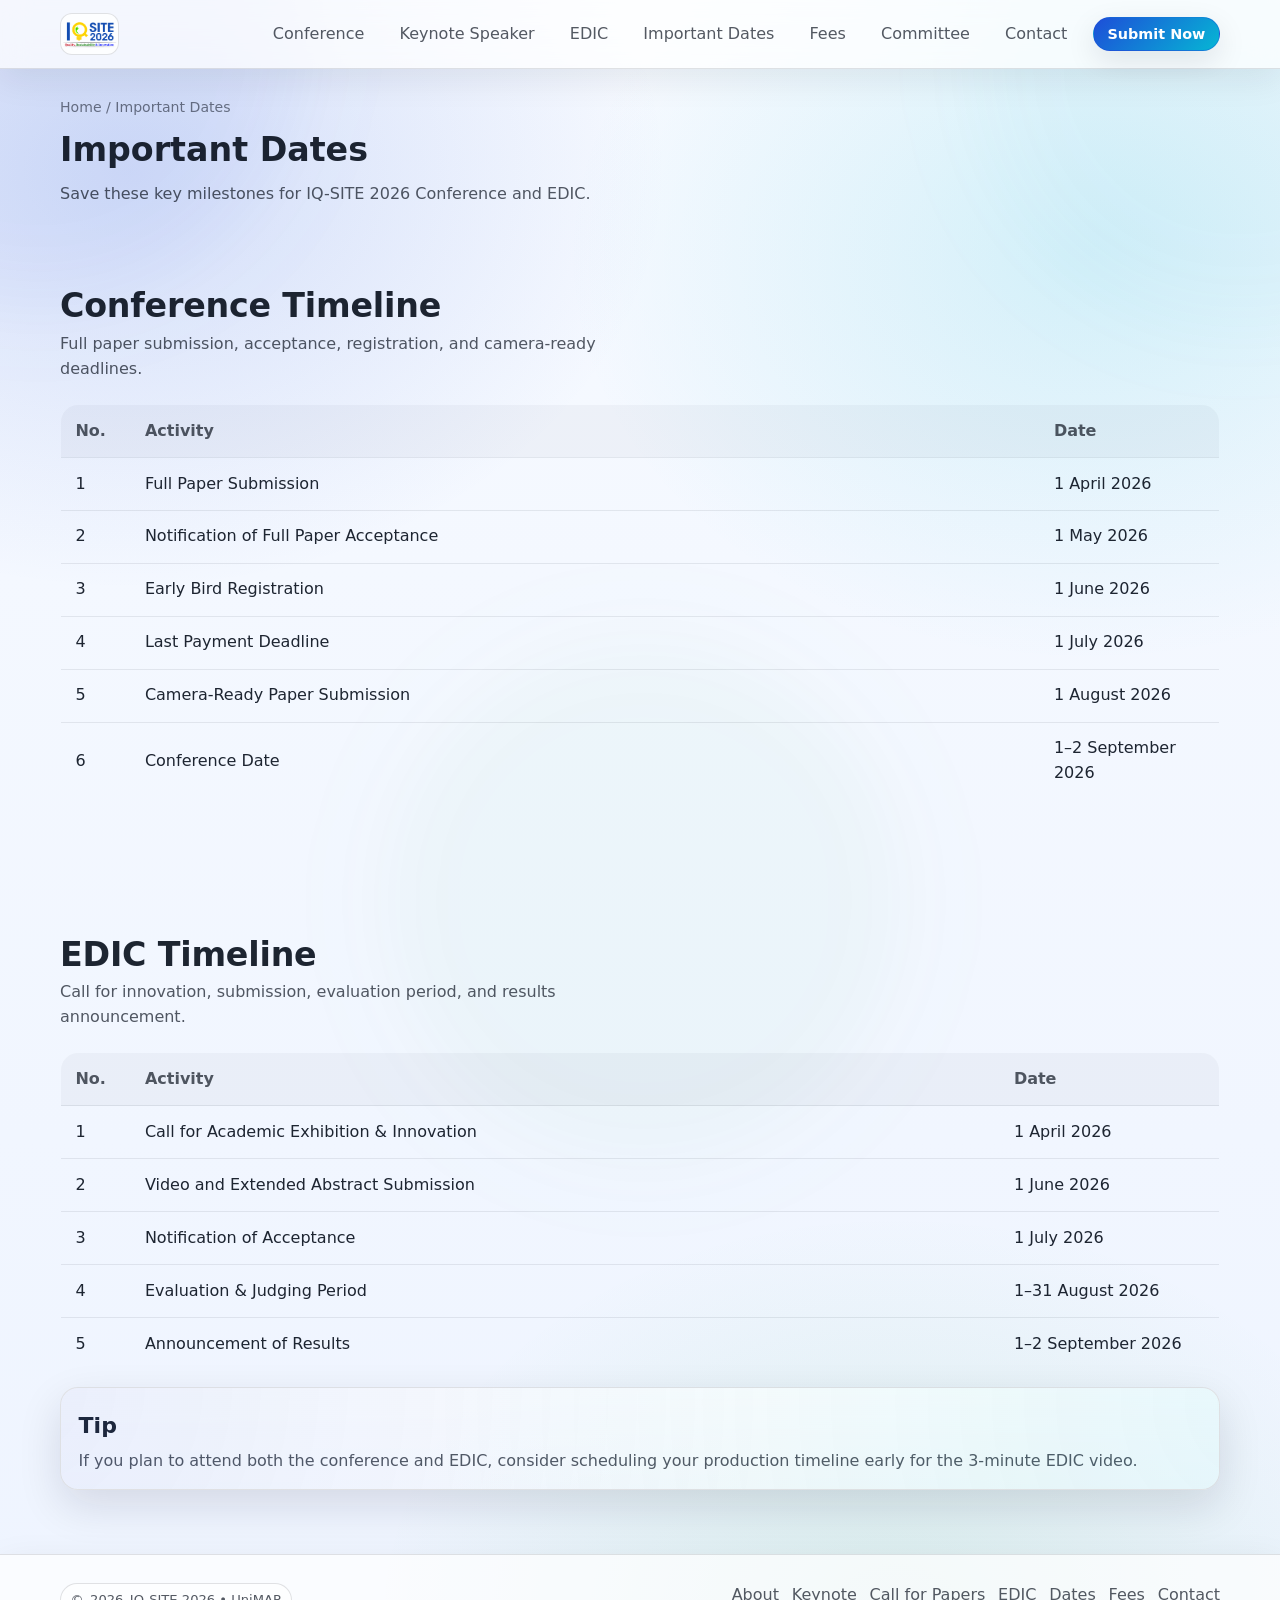
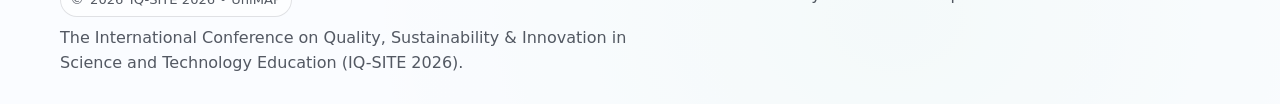
<file: pages/dates.html>
<!doctype html>
<html lang="en">
<head>
  <meta charset="utf-8" />
  <meta name="viewport" content="width=device-width, initial-scale=1" />
  <meta name="color-scheme" content="dark light" />
  <title>IQ-SITE 2026 | Important Dates</title>
  <link rel="stylesheet" href="../assets/css/style.css" />
</head>
<body>
  <div class="blob b1"></div>
  <div class="blob b2"></div>
  <div class="blob b3"></div>

  <header>
  <div class="container nav">
      <a class="brand" href="../index.html" aria-label="IQ-SITE 2026 Home">
        <img class="brand-logo" src="../assets/img/logo.jpg" alt="IQ-SITE 2026 logo" />
      </a>

    <nav class="navlinks" aria-label="Primary">
      <a href="conference.html">Conference</a>
      <a href="keynote.html">Keynote Speaker</a>
      <a href="edic.html">EDIC</a>
      <a href="dates.html">Important Dates</a>
      <a href="fees.html">Fees</a>
      <a href="committee.html">Committee</a>
      <a href="contact.html">Contact</a>
      <a class="btn small primary nav-cta" href="https://confbay.com/" target="_blank" rel="noopener">Submit Now</a>
    </nav>

    <button class="menu-btn" id="menuBtn" aria-expanded="false" aria-controls="menuPanel">Menu</button>
  </div>

  <div class="container menu-panel" id="menuPanel" aria-label="Mobile menu">
    <a href="about.html">About</a>
    <a href="conference.html">Conference</a>
    <a href="keynote.html">Keynote Speaker</a>
    <a href="edic.html">EDIC</a>
    <a href="dates.html">Important Dates</a>
    <a href="fees.html">Fees</a>
    <a href="programme.html">Programme</a>
    <a href="committee.html">Committee</a>
    <a href="contact.html">Contact</a>
    <div class="menu-cta">
      <a class="btn primary" href="https://confbay.com/" target="_blank" rel="noopener">Submit Now</a>
    </div>
  </div>
</header>

  
<main>
  <section class="pagehead">
    <div class="container">
      <div class="breadcrumb">Home / Important Dates</div>
      <h2 class="reveal">Important Dates</h2>
      <p class="reveal">Save these key milestones for IQ-SITE 2026 Conference and EDIC.</p>
    </div>
  </section>

  <section>
    <div class="container">
      <div class="section-head">
        <div>
          <h2 class="reveal">Conference Timeline</h2>
          <p class="reveal">Full paper submission, acceptance, registration, and camera-ready deadlines.</p>
        </div>
      </div>

      <table class="table reveal" aria-label="Conference important dates">
        <thead>
          <tr><th style="width:70px;">No.</th><th>Activity</th><th style="width:180px;">Date</th></tr>
        </thead>
        <tbody>
          <tr><td>1</td><td>Full Paper Submission</td><td>1 April 2026</td></tr>
          <tr><td>2</td><td>Notification of Full Paper Acceptance</td><td>1 May 2026</td></tr>
          <tr><td>3</td><td>Early Bird Registration</td><td>1 June 2026</td></tr>
          <tr><td>4</td><td>Last Payment Deadline</td><td>1 July 2026</td></tr>
          <tr><td>5</td><td>Camera-Ready Paper Submission</td><td>1 August 2026</td></tr>
          <tr><td>6</td><td>Conference Date</td><td>1–2 September 2026</td></tr>
        </tbody>
      </table>
    </div>
  </section>

  <section>
    <div class="container">
      <div class="section-head">
        <div>
          <h2 class="reveal">EDIC Timeline</h2>
          <p class="reveal">Call for innovation, submission, evaluation period, and results announcement.</p>
        </div>
      </div>

      <table class="table reveal" aria-label="EDIC important dates">
        <thead>
          <tr><th style="width:70px;">No.</th><th>Activity</th><th style="width:220px;">Date</th></tr>
        </thead>
        <tbody>
          <tr><td>1</td><td>Call for Academic Exhibition &amp; Innovation</td><td>1 April 2026</td></tr>
          <tr><td>2</td><td>Video and Extended Abstract Submission</td><td>1 June 2026</td></tr>
          <tr><td>3</td><td>Notification of Acceptance</td><td>1 July 2026</td></tr>
          <tr><td>4</td><td>Evaluation &amp; Judging Period</td><td>1–31 August 2026</td></tr>
          <tr><td>5</td><td>Announcement of Results</td><td>1–2 September 2026</td></tr>
        </tbody>
      </table>

      <div class="card reveal" style="margin-top: 1rem;">
        <h3>Tip</h3>
        <p style="margin:0; color: var(--muted);">
          If you plan to attend both the conference and EDIC, consider scheduling your production timeline early for the 3-minute EDIC video.
        </p>
      </div>
    </div>
  </section>
</main>


  <footer>
  <div class="container footer-grid">
    <div>
      <div class="badge">© <span id="year"></span> IQ-SITE 2026 • UniMAP</div>
      <div class="muted" style="margin-top:.6rem; max-width: 62ch;">
        The International Conference on Quality, Sustainability &amp; Innovation in Science and Technology Education (IQ-SITE 2026).
      </div>
    </div>
    <div class="links">
      <a href="about.html">About</a>
      <a href="keynote.html">Keynote</a>
      <a href="conference.html">Call for Papers</a>
      <a href="edic.html">EDIC</a>
      <a href="dates.html">Dates</a>
      <a href="fees.html">Fees</a>
      <a href="contact.html">Contact</a>
    </div>
  </div>
</footer>

<script src="../assets/js/main.js"></script>
</body>
</html>
</file>
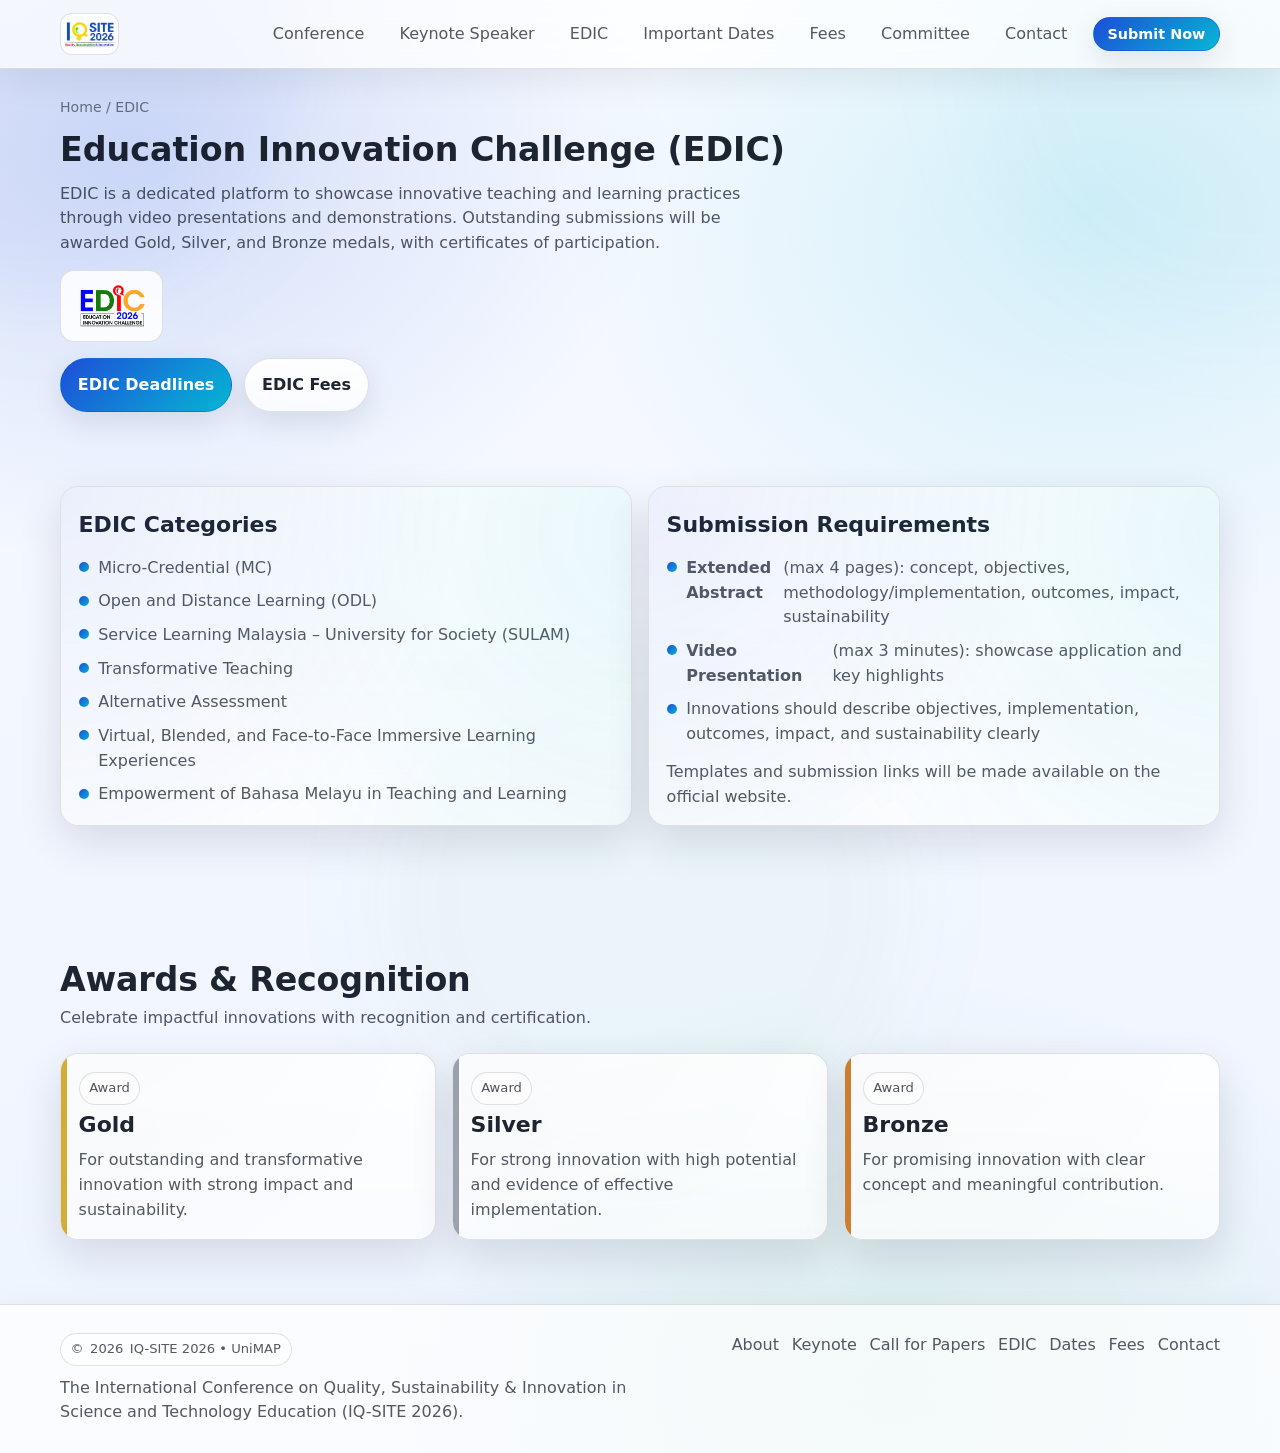
<file: pages/edic.html>
<!doctype html>
<html lang="en">
<head>
  <meta charset="utf-8" />
  <meta name="viewport" content="width=device-width, initial-scale=1" />
  <meta name="color-scheme" content="dark light" />
  <title>IQ-SITE 2026 | EDIC</title>
  <link rel="stylesheet" href="../assets/css/style.css" />
</head>
<body>
  <div class="blob b1"></div>
  <div class="blob b2"></div>
  <div class="blob b3"></div>

  <header>
  <div class="container nav">
      <a class="brand" href="../index.html" aria-label="IQ-SITE 2026 Home">
        <img class="brand-logo" src="../assets/img/logo.jpg" alt="IQ-SITE 2026 logo" />
      </a>

    <nav class="navlinks" aria-label="Primary">
      <a href="conference.html">Conference</a>
      <a href="keynote.html">Keynote Speaker</a>
      <a href="edic.html">EDIC</a>
      <a href="dates.html">Important Dates</a>
      <a href="fees.html">Fees</a>
      <a href="committee.html">Committee</a>
      <a href="contact.html">Contact</a>
      <a class="btn small primary nav-cta" href="https://confbay.com/" target="_blank" rel="noopener">Submit Now</a>
    </nav>

    <button class="menu-btn" id="menuBtn" aria-expanded="false" aria-controls="menuPanel">Menu</button>
  </div>

  <div class="container menu-panel" id="menuPanel" aria-label="Mobile menu">
    <a href="about.html">About</a>
    <a href="conference.html">Conference</a>
    <a href="keynote.html">Keynote Speaker</a>
    <a href="edic.html">EDIC</a>
    <a href="dates.html">Important Dates</a>
    <a href="fees.html">Fees</a>
    <a href="programme.html">Programme</a>
    <a href="committee.html">Committee</a>
    <a href="contact.html">Contact</a>
    <div class="menu-cta">
      <a class="btn primary" href="https://confbay.com/" target="_blank" rel="noopener">Submit Now</a>
    </div>
  </div>
</header>

  
<main>
  <section class="pagehead">
    <div class="container">
      <div class="breadcrumb">Home / EDIC</div>
      <h2 class="reveal">Education Innovation Challenge (EDIC)</h2>
      <p class="reveal">
        EDIC is a dedicated platform to showcase innovative teaching and learning practices through video presentations and demonstrations.
        Outstanding submissions will be awarded Gold, Silver, and Bronze medals, with certificates of participation.
      </p>
            <div class="edic-logo-wrap reveal" aria-label="EDIC Logo">
        <img class="edic-logo" src="../assets/img/logo-edic.jpg" alt="EDIC Logo" />
      </div>
      <div class="hero-actions reveal" style="margin-top:1rem;">
        <a class="btn primary" href="dates.html">EDIC Deadlines</a>
        <a class="btn" href="fees.html">EDIC Fees</a>
      </div>
    </div>
  </section>

  <section>
    <div class="container grid2">
      <div class="card reveal">
        <h3>EDIC Categories</h3>
        <ul class="list">
          <li>Micro-Credential (MC)</li>
          <li>Open and Distance Learning (ODL)</li>
          <li>Service Learning Malaysia – University for Society (SULAM)</li>
          <li>Transformative Teaching</li>
          <li>Alternative Assessment</li>
          <li>Virtual, Blended, and Face-to-Face Immersive Learning Experiences</li>
          <li>Empowerment of Bahasa Melayu in Teaching and Learning</li>
        </ul>
      </div>

      <div class="card reveal">
        <h3>Submission Requirements</h3>
        <ul class="list">
          <li><strong>Extended Abstract</strong> (max 4 pages): concept, objectives, methodology/implementation, outcomes, impact, sustainability</li>
          <li><strong>Video Presentation</strong> (max 3 minutes): showcase application and key highlights</li>
          <li>Innovations should describe objectives, implementation, outcomes, impact, and sustainability clearly</li>
        </ul>
        <p style="margin-top:.8rem; color: var(--muted);">
          Templates and submission links will be made available on the official website.
        </p>
      </div>
    </div>
  </section>

<section>
  <div class="container">
    <div class="section-head">
      <div>
        <h2 class="reveal">Awards &amp; Recognition</h2>
        <p class="reveal">Celebrate impactful innovations with recognition and certification.</p>
      </div>
    </div>

    <div class="grid3">
      <div class="card reveal award-card gold">
        <div class="badge">Award</div>
        <h3>Gold</h3>
        <p>For outstanding and transformative innovation with strong impact and sustainability.</p>
      </div>

      <div class="card reveal award-card silver">
        <div class="badge">Award</div>
        <h3>Silver</h3>
        <p>For strong innovation with high potential and evidence of effective implementation.</p>
      </div>

      <div class="card reveal award-card bronze">
        <div class="badge">Award</div>
        <h3>Bronze</h3>
        <p>For promising innovation with clear concept and meaningful contribution.</p>
      </div>
    </div>
  </div>
</section>
</main>


  <footer>
  <div class="container footer-grid">
    <div>
      <div class="badge">© <span id="year"></span> IQ-SITE 2026 • UniMAP</div>
      <div class="muted" style="margin-top:.6rem; max-width: 62ch;">
        The International Conference on Quality, Sustainability &amp; Innovation in Science and Technology Education (IQ-SITE 2026).
      </div>
    </div>
    <div class="links">
      <a href="about.html">About</a>
      <a href="keynote.html">Keynote</a>
      <a href="conference.html">Call for Papers</a>
      <a href="edic.html">EDIC</a>
      <a href="dates.html">Dates</a>
      <a href="fees.html">Fees</a>
      <a href="contact.html">Contact</a>
    </div>
  </div>
</footer>

<script src="../assets/js/main.js"></script>
</body>
</html>
</file>
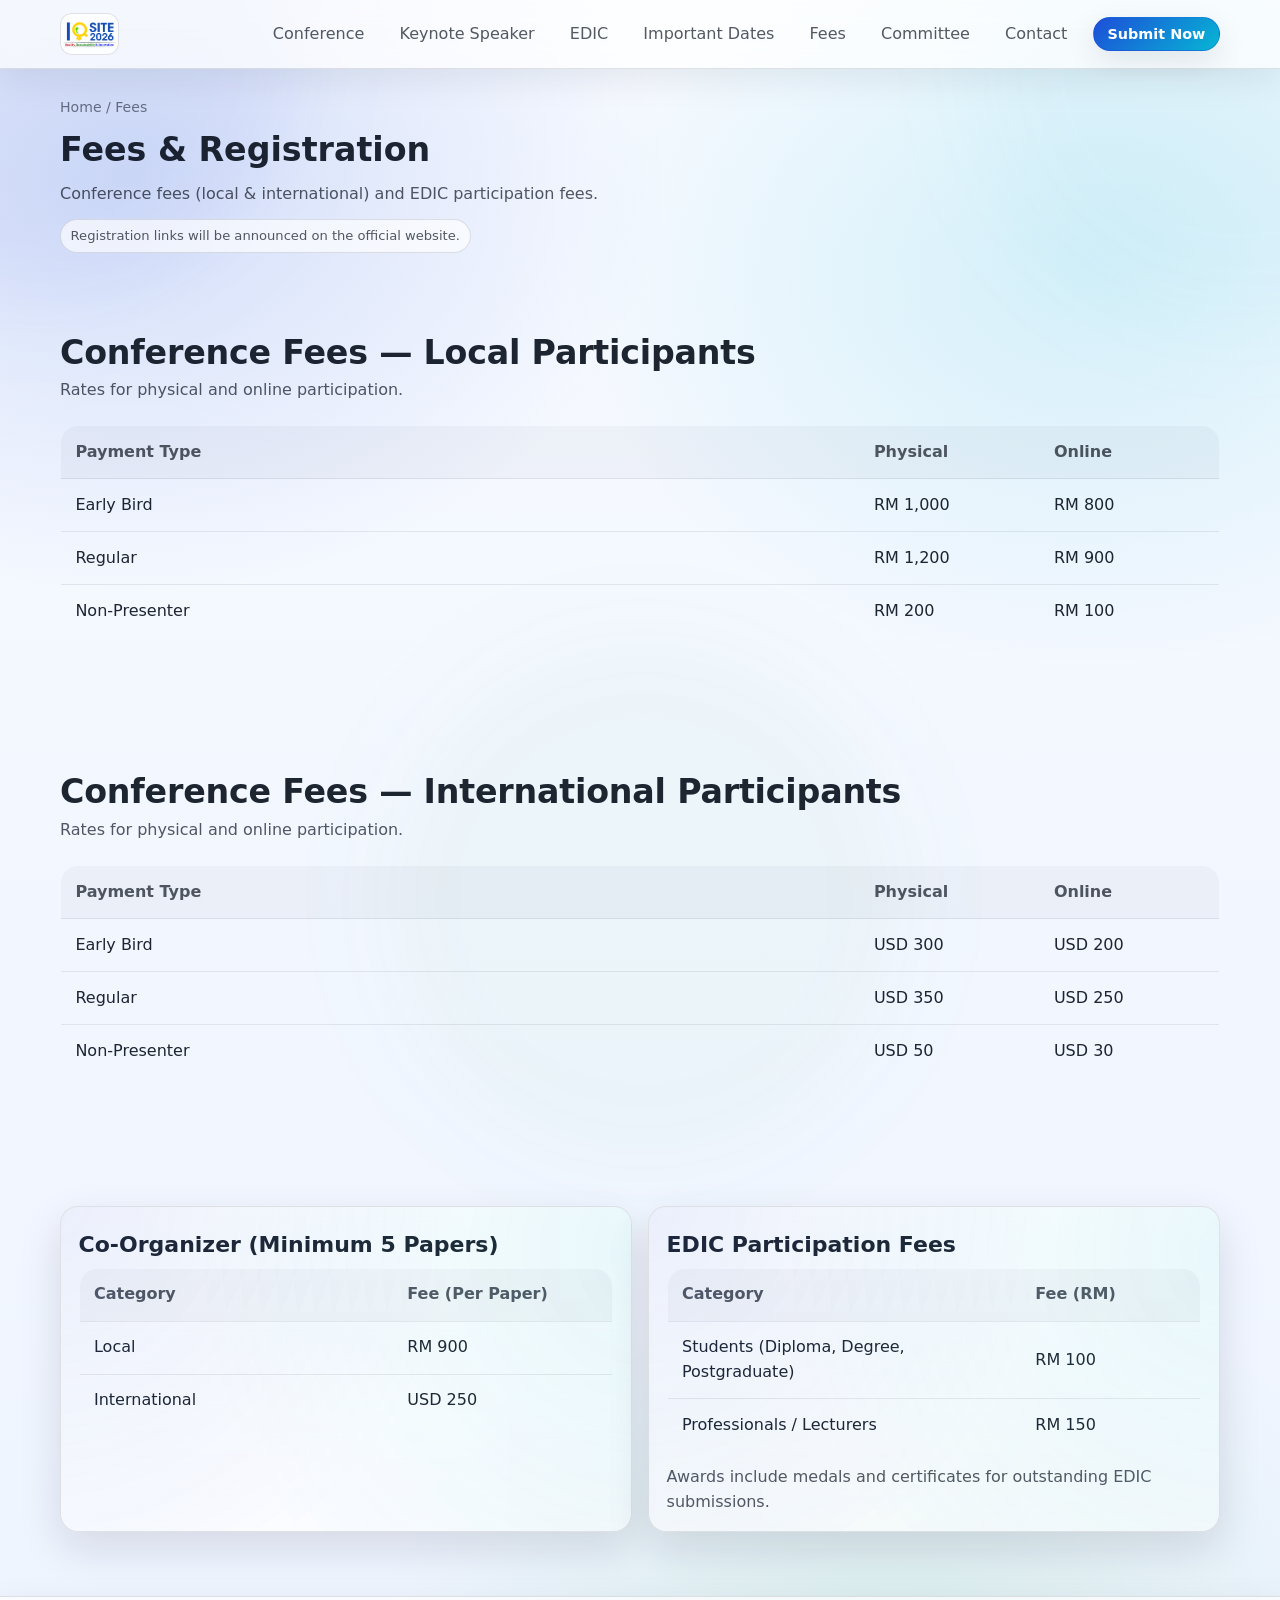
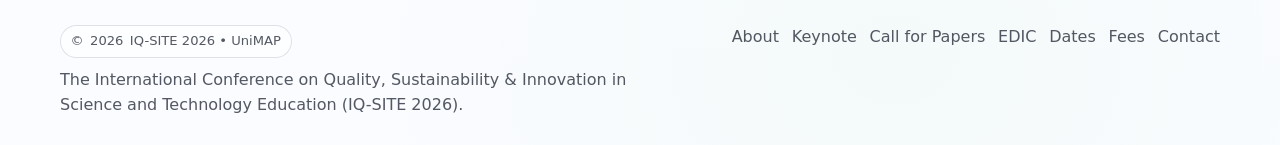
<file: pages/fees.html>
<!doctype html>
<html lang="en">
<head>
  <meta charset="utf-8" />
  <meta name="viewport" content="width=device-width, initial-scale=1" />
  <meta name="color-scheme" content="dark light" />
  <title>IQ-SITE 2026 | Fees</title>
  <link rel="stylesheet" href="../assets/css/style.css" />
</head>
<body>
  <div class="blob b1"></div>
  <div class="blob b2"></div>
  <div class="blob b3"></div>

  <header>
  <div class="container nav">
      <a class="brand" href="../index.html" aria-label="IQ-SITE 2026 Home">
        <img class="brand-logo" src="../assets/img/logo.jpg" alt="IQ-SITE 2026 logo" />
      </a>

    <nav class="navlinks" aria-label="Primary">
      <a href="conference.html">Conference</a>
      <a href="keynote.html">Keynote Speaker</a>
      <a href="edic.html">EDIC</a>
      <a href="dates.html">Important Dates</a>
      <a href="fees.html">Fees</a>
      <a href="committee.html">Committee</a>
      <a href="contact.html">Contact</a>
      <a class="btn small primary nav-cta" href="https://confbay.com/" target="_blank" rel="noopener">Submit Now</a>
    </nav>

    <button class="menu-btn" id="menuBtn" aria-expanded="false" aria-controls="menuPanel">Menu</button>
  </div>

  <div class="container menu-panel" id="menuPanel" aria-label="Mobile menu">
    <a href="about.html">About</a>
    <a href="conference.html">Conference</a>
    <a href="keynote.html">Keynote Speaker</a>
    <a href="edic.html">EDIC</a>
    <a href="dates.html">Important Dates</a>
    <a href="fees.html">Fees</a>
    <a href="programme.html">Programme</a>
    <a href="committee.html">Committee</a>
    <a href="contact.html">Contact</a>
    <div class="menu-cta">
      <a class="btn primary" href="https://confbay.com/" target="_blank" rel="noopener">Submit Now</a>
    </div>
  </div>
</header>

  
<main>
  <section class="pagehead">
    <div class="container">
      <div class="breadcrumb">Home / Fees</div>
      <h2 class="reveal">Fees &amp; Registration</h2>
      <p class="reveal">Conference fees (local &amp; international) and EDIC participation fees.</p>
      <div class="badge reveal" style="margin-top:.8rem;">Registration links will be announced on the official website.</div>
    </div>
  </section>

  <section>
    <div class="container">
      <div class="section-head">
        <div>
          <h2 class="reveal">Conference Fees — Local Participants</h2>
          <p class="reveal">Rates for physical and online participation.</p>
        </div>
      </div>

      <table class="table reveal" aria-label="Conference fees local">
        <thead>
          <tr><th>Payment Type</th><th style="width:180px;">Physical</th><th style="width:180px;">Online</th></tr>
        </thead>
        <tbody>
          <tr><td>Early Bird</td><td>RM 1,000</td><td>RM 800</td></tr>
          <tr><td>Regular</td><td>RM 1,200</td><td>RM 900</td></tr>
          <tr><td>Non-Presenter</td><td>RM 200</td><td>RM 100</td></tr>
        </tbody>
      </table>
    </div>
  </section>

  <section>
    <div class="container">
      <div class="section-head">
        <div>
          <h2 class="reveal">Conference Fees — International Participants</h2>
          <p class="reveal">Rates for physical and online participation.</p>
        </div>
      </div>

      <table class="table reveal" aria-label="Conference fees international">
        <thead>
          <tr><th>Payment Type</th><th style="width:180px;">Physical</th><th style="width:180px;">Online</th></tr>
        </thead>
        <tbody>
          <tr><td>Early Bird</td><td>USD 300</td><td>USD 200</td></tr>
          <tr><td>Regular</td><td>USD 350</td><td>USD 250</td></tr>
          <tr><td>Non-Presenter</td><td>USD 50</td><td>USD 30</td></tr>
        </tbody>
      </table>
    </div>
  </section>

  <section>
    <div class="container grid2">
      <div class="card reveal">
        <h3>Co-Organizer (Minimum 5 Papers)</h3>
        <table class="table" aria-label="Co-organizer fees">
          <thead><tr><th>Category</th><th style="width:220px;">Fee (Per Paper)</th></tr></thead>
          <tbody>
            <tr><td>Local</td><td>RM 900</td></tr>
            <tr><td>International</td><td>USD 250</td></tr>
          </tbody>
        </table>
      </div>

      <div class="card reveal">
        <h3>EDIC Participation Fees</h3>
        <table class="table" aria-label="EDIC fees">
          <thead><tr><th>Category</th><th style="width:180px;">Fee (RM)</th></tr></thead>
          <tbody>
            <tr><td>Students (Diploma, Degree, Postgraduate)</td><td>RM 100</td></tr>
            <tr><td>Professionals / Lecturers</td><td>RM 150</td></tr>
          </tbody>
        </table>
        <p style="margin-top:.8rem; color: var(--muted);">Awards include medals and certificates for outstanding EDIC submissions.</p>
      </div>
    </div>
  </section>
</main>


  <footer>
  <div class="container footer-grid">
    <div>
      <div class="badge">© <span id="year"></span> IQ-SITE 2026 • UniMAP</div>
      <div class="muted" style="margin-top:.6rem; max-width: 62ch;">
        The International Conference on Quality, Sustainability &amp; Innovation in Science and Technology Education (IQ-SITE 2026).
      </div>
    </div>
    <div class="links">
      <a href="about.html">About</a>
      <a href="keynote.html">Keynote</a>
      <a href="conference.html">Call for Papers</a>
      <a href="edic.html">EDIC</a>
      <a href="dates.html">Dates</a>
      <a href="fees.html">Fees</a>
      <a href="contact.html">Contact</a>
    </div>
  </div>
</footer>

<script src="../assets/js/main.js"></script>
</body>
</html>
</file>
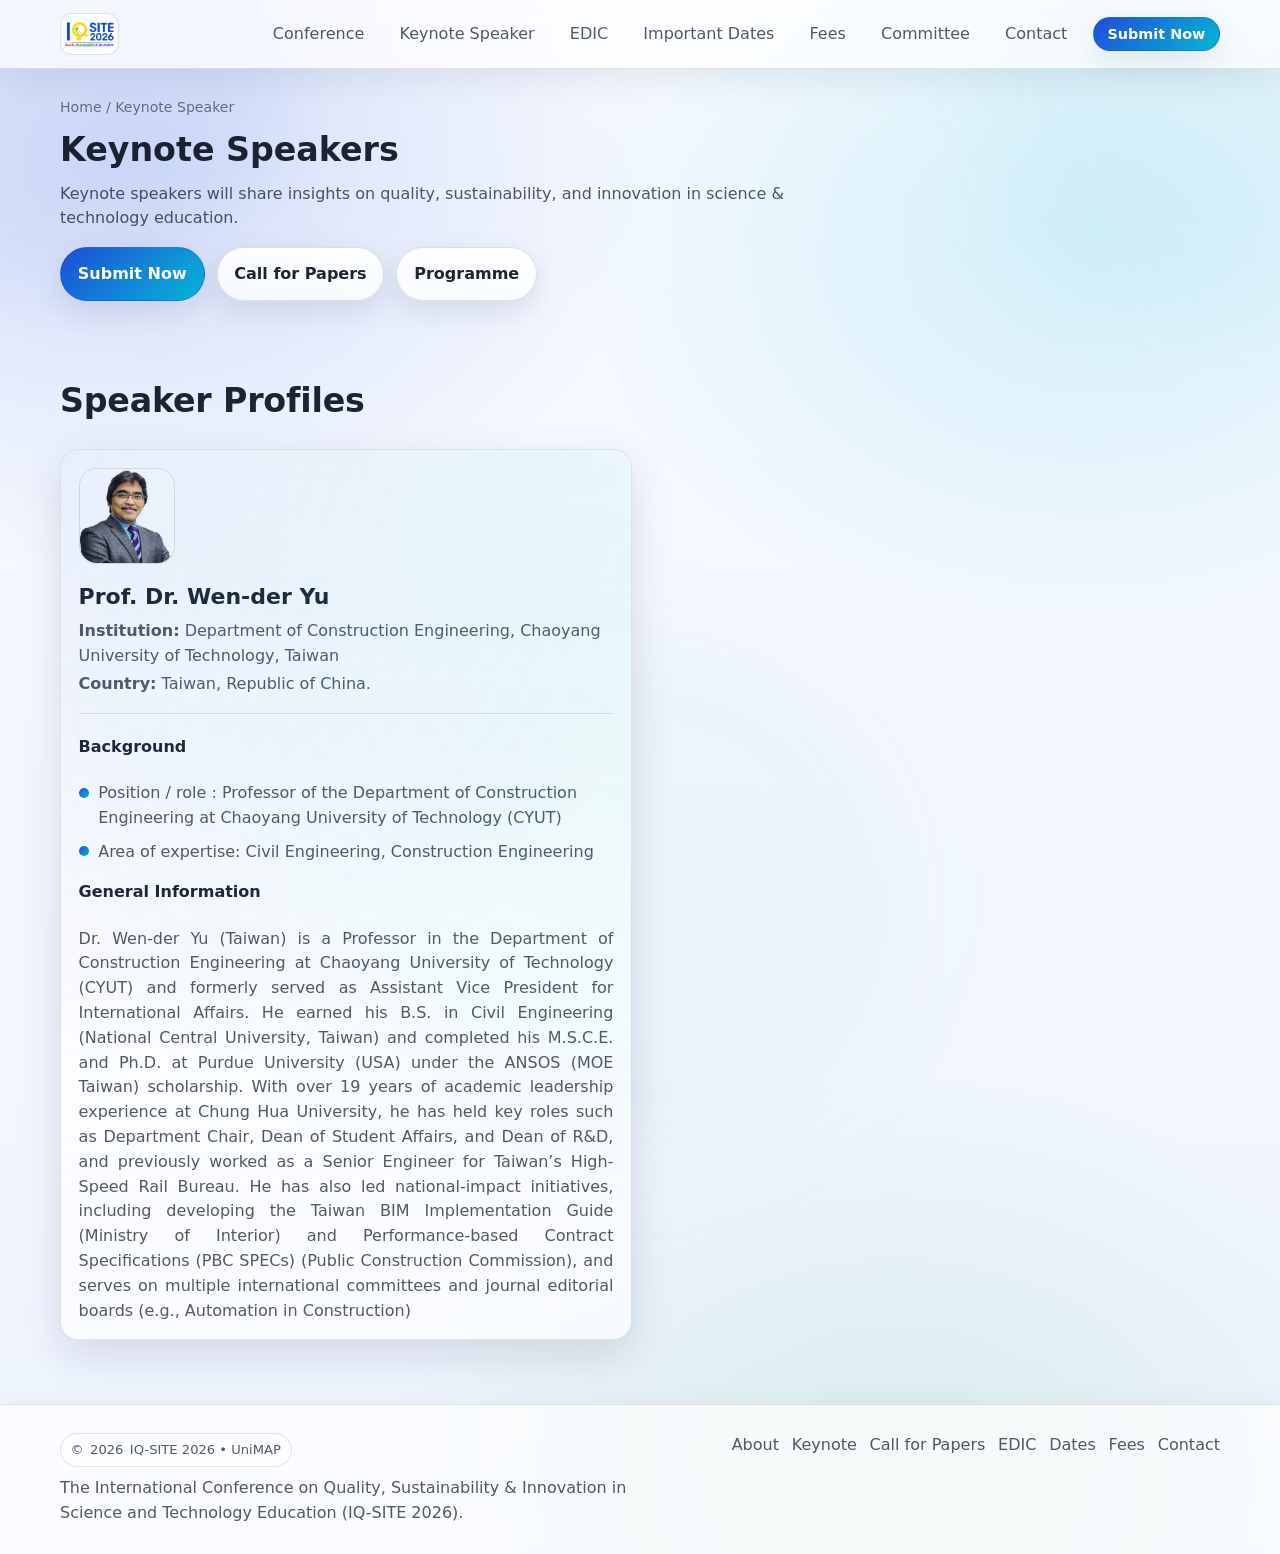
<file: pages/keynote.html>
<!doctype html>
<html lang="en">
<head>
  <meta charset="utf-8" />
  <meta name="viewport" content="width=device-width, initial-scale=1" />
  <meta name="color-scheme" content="light dark" />
  <title>IQ-SITE 2026 | Keynote Speaker</title>
  <link rel="stylesheet" href="../assets/css/style.css" />
</head>
<body>
  <div class="blob b1"></div>
  <div class="blob b2"></div>
  <div class="blob b3"></div>

  <header>
  <div class="container nav">
      <a class="brand" href="../index.html" aria-label="IQ-SITE 2026 Home">
        <img class="brand-logo" src="../assets/img/logo.jpg" alt="IQ-SITE 2026 logo" />
      </a>

    <nav class="navlinks" aria-label="Primary">
      <a href="conference.html">Conference</a>
      <a href="keynote.html">Keynote Speaker</a>
      <a href="edic.html">EDIC</a>
      <a href="dates.html">Important Dates</a>
      <a href="fees.html">Fees</a>
      <a href="committee.html">Committee</a>
      <a href="contact.html">Contact</a>
      <a class="btn small primary nav-cta" href="https://confbay.com/" target="_blank" rel="noopener">Submit Now</a>
    </nav>

    <button class="menu-btn" id="menuBtn" aria-expanded="false" aria-controls="menuPanel">Menu</button>
  </div>

  <div class="container menu-panel" id="menuPanel" aria-label="Mobile menu">
    <a href="about.html">About</a>
    <a href="conference.html">Conference</a>
    <a href="keynote.html">Keynote Speaker</a>
    <a href="edic.html">EDIC</a>
    <a href="dates.html">Important Dates</a>
    <a href="fees.html">Fees</a>
    <a href="programme.html">Programme</a>
    <a href="committee.html">Committee</a>
    <a href="contact.html">Contact</a>
    <div class="menu-cta">
      <a class="btn primary" href="https://confbay.com/" target="_blank" rel="noopener">Submit Now</a>
    </div>
  </div>
</header>

  <main>
    <section class="pagehead">
      <div class="container">
        <div class="breadcrumb">Home / Keynote Speaker</div>
        <h2 class="reveal">Keynote Speakers</h2>
        <p class="reveal">
          Keynote speakers will share insights on quality, sustainability, and innovation in science &amp; technology education.
        </p>
        <div class="hero-actions reveal" style="margin-top:1rem;">
          <a class="btn primary" href="https://confbay.com/" target="_blank" rel="noopener">Submit Now</a>
          <a class="btn" href="conference.html">Call for Papers</a>
          <a class="btn" href="programme.html">Programme</a>
        </div>
      </div>
    </section>

    <section>
      <div class="container">
        <div class="section-head">
          <div>
            <h2 class="reveal">Speaker Profiles</h2>
          </div>
        </div>

        <div class="grid2">
          <article class="card reveal keynote-profile">
            <div class="keynote-row">
              <img class="keynote-photo" src="../assets/img/keynote-1.jpg" alt="Keynote Speaker 1" />
              <div>
                <h3 style="margin-top:0;">Prof. Dr. Wen-der Yu</h3>
                <p class="muted" style="margin:.1rem 0 0;"><strong>Institution:</strong> Department of
Construction Engineering, Chaoyang University of Technology, Taiwan</p>
                <p class="muted" style="margin:.2rem 0 0;"><strong>Country:</strong> Taiwan, Republic of China.</p>
              </div>
            </div>

            <hr class="soft" />

            <h4>Background</h4>
            <ul class="list">
              <li>Position / role : Professor of the Department of Construction
Engineering at Chaoyang University of Technology (CYUT)</li>
              <li>Area of expertise: Civil Engineering, Construction Engineering</li>
            </ul>

            <h4 style="margin-top:1rem;">General Information</h4>
            <p class="muted-keynote">Dr. Wen-der Yu (Taiwan) is a Professor in the Department of Construction Engineering at Chaoyang University of Technology (CYUT) and formerly served as Assistant Vice President for International Affairs. He earned his B.S. in Civil Engineering (National Central University, Taiwan) and completed his M.S.C.E. and Ph.D. at Purdue University (USA) under the ANSOS (MOE Taiwan) scholarship. With over 19 years of academic leadership experience at Chung Hua University, he has held key roles such as Department Chair, Dean of Student Affairs, and Dean of R&D, and previously worked as a Senior Engineer for Taiwan’s High-Speed Rail Bureau. He has also led national-impact initiatives, including developing the Taiwan BIM Implementation Guide (Ministry of Interior) and Performance-based Contract Specifications (PBC SPECs) (Public Construction Commission), and serves on multiple international committees and journal editorial boards (e.g., Automation in Construction)
            </p>
          </article>

          <!-----
          <article class="card reveal keynote-profile">
            <div class="keynote-row">
              <img class="keynote-photo" src="../assets/img/keynote-2.jpg" alt="Keynote Speaker 2" />
              <div>
                <h3 style="margin-top:0;">Prof. / Dr. Full Name</h3>
                <p class="muted" style="margin:.1rem 0 0;"><strong>Institution:</strong> University / Organization</p>
                <p class="muted" style="margin:.2rem 0 0;"><strong>Country:</strong></p>
              </div>
            </div>

            <hr class="soft" />

            <h4>Background</h4>
            <ul class="list">
              <li>Position / role</li>
              <li>Area of expertise</li>
              <li>Selected achievements / awards</li>
            </ul>

            <h4 style="margin-top:1rem;">Keynote Text</h4>
            <p class="muted">background / details related to the of keynote speaker</p>
          </article>

          <article class="card reveal keynote-profile">
            <div class="keynote-row">
              <img class="keynote-photo" src="../assets/img/keynote-3.jpg" alt="Keynote Speaker 3" />
              <div>
                <h3 style="margin-top:0;">Prof. Dr. Wen-der Yu</h3>
                <p class="muted" style="margin:.1rem 0 0;"><strong>Institution:</strong> University / Organization</p>
                <p class="muted" style="margin:.2rem 0 0;"><strong>Country:</strong></p>
              </div>
            </div>

            <hr class="soft" />

            <h4>Background</h4>
            <ul class="list">
              <li>Position / role </li>
              <li>Area of expertise </li>
              <li>Selected achievements / awards</li>
            </ul>

            <h4 style="margin-top:1rem;">Keynote Text</h4>
            <p class="muted">background / details related to the of keynote speaker</p>
          </article>

          <article class="card reveal keynote-profile">
            <div class="keynote-row">
              <img class="keynote-photo" src="../assets/img/keynote-1.jpg" alt="Keynote Speaker 4" />
              <div>
                <h3 style="margin-top:0;">Prof. / Dr. Full Name</h3>
                <p class="muted" style="margin:.1rem 0 0;"><strong>Institution:</strong> University / Organization</p>
                <p class="muted" style="margin:.2rem 0 0;"><strong>Country:</strong> (edit)</p>
              </div>
            </div>

            <hr class="soft" />

            <h4>Background</h4>
            <ul class="list">
              <li>Position / role</li>
              <li>Area of expertise </li>
              <li>Selected achievements / awards </li>
            </ul>

            <h4 style="margin-top:1rem;">Keynote Text</h4>
            <p class="muted">background / details related to the of keynote speaker</p>
          </article>
---->

        </div>

      </div>
    </section>
  </main>

  <footer>
  <div class="container footer-grid">
    <div>
      <div class="badge">© <span id="year"></span> IQ-SITE 2026 • UniMAP</div>
      <div class="muted" style="margin-top:.6rem; max-width: 62ch;">
        The International Conference on Quality, Sustainability &amp; Innovation in Science and Technology Education (IQ-SITE 2026).
      </div>
    </div>
    <div class="links">
      <a href="about.html">About</a>
      <a href="keynote.html">Keynote</a>
      <a href="conference.html">Call for Papers</a>
      <a href="edic.html">EDIC</a>
      <a href="dates.html">Dates</a>
      <a href="fees.html">Fees</a>
      <a href="contact.html">Contact</a>
    </div>
  </div>
</footer>

  <script src="../assets/js/main.js"></script>
</body>
</html>
</file>
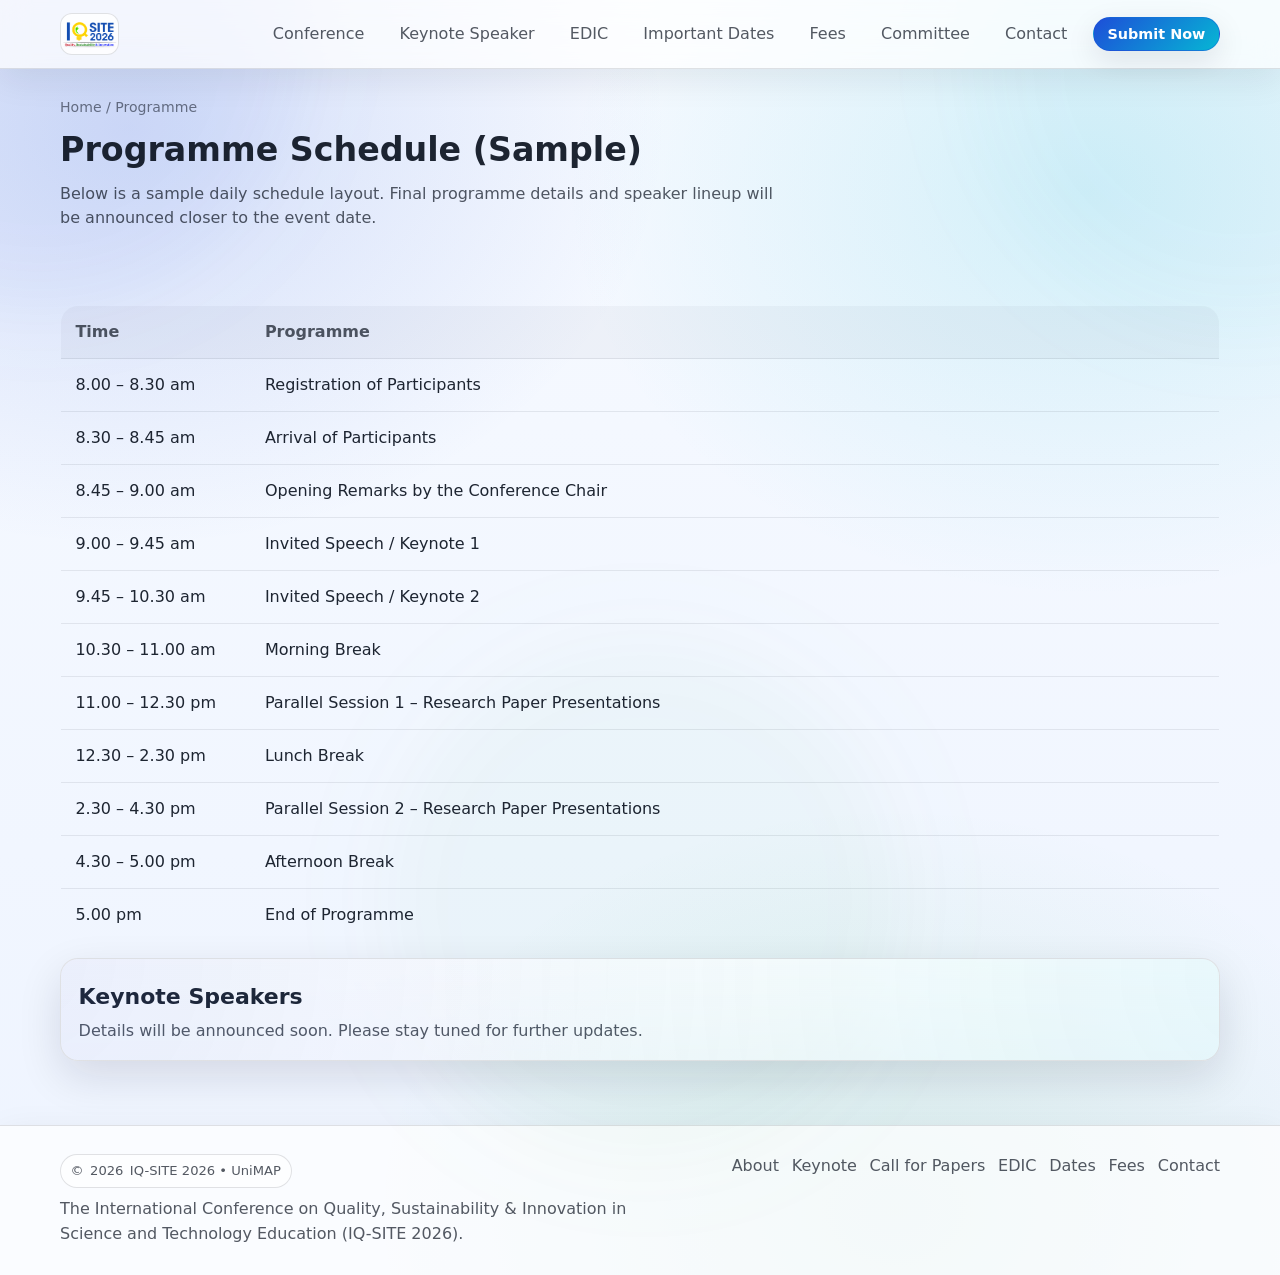
<file: pages/programme.html>
<!doctype html>
<html lang="en">
<head>
  <meta charset="utf-8" />
  <meta name="viewport" content="width=device-width, initial-scale=1" />
  <meta name="color-scheme" content="dark light" />
  <title>IQ-SITE 2026 | Programme</title>
  <link rel="stylesheet" href="../assets/css/style.css" />
</head>
<body>
  <div class="blob b1"></div>
  <div class="blob b2"></div>
  <div class="blob b3"></div>

  <header>
  <div class="container nav">
      <a class="brand" href="../index.html" aria-label="IQ-SITE 2026 Home">
        <img class="brand-logo" src="../assets/img/logo.jpg" alt="IQ-SITE 2026 logo" />
      </a>

    <nav class="navlinks" aria-label="Primary">
      <a href="conference.html">Conference</a>
      <a href="keynote.html">Keynote Speaker</a>
      <a href="edic.html">EDIC</a>
      <a href="dates.html">Important Dates</a>
      <a href="fees.html">Fees</a>
      <a href="committee.html">Committee</a>
      <a href="contact.html">Contact</a>
      <a class="btn small primary nav-cta" href="https://confbay.com/" target="_blank" rel="noopener">Submit Now</a>
    </nav>

    <button class="menu-btn" id="menuBtn" aria-expanded="false" aria-controls="menuPanel">Menu</button>
  </div>

  <div class="container menu-panel" id="menuPanel" aria-label="Mobile menu">
    <a href="about.html">About</a>
    <a href="conference.html">Conference</a>
    <a href="keynote.html">Keynote Speaker</a>
    <a href="edic.html">EDIC</a>
    <a href="dates.html">Important Dates</a>
    <a href="fees.html">Fees</a>
    <a href="programme.html">Programme</a>
    <a href="committee.html">Committee</a>
    <a href="contact.html">Contact</a>
    <div class="menu-cta">
      <a class="btn primary" href="https://confbay.com/" target="_blank" rel="noopener">Submit Now</a>
    </div>
  </div>
</header>

  
<main>
  <section class="pagehead">
    <div class="container">
      <div class="breadcrumb">Home / Programme</div>
      <h2 class="reveal">Programme Schedule (Sample)</h2>
      <p class="reveal">
        Below is a sample daily schedule layout. Final programme details and speaker lineup will be announced closer to the event date.
      </p>
    </div>
  </section>

  <section>
    <div class="container">
      <table class="table reveal" aria-label="Programme schedule">
        <thead>
          <tr><th style="width:190px;">Time</th><th>Programme</th></tr>
        </thead>
        <tbody>
          <tr><td>8.00 – 8.30 am</td><td>Registration of Participants</td></tr>
          <tr><td>8.30 – 8.45 am</td><td>Arrival of Participants</td></tr>
          <tr><td>8.45 – 9.00 am</td><td>Opening Remarks by the Conference Chair</td></tr>
          <tr><td>9.00 – 9.45 am</td><td>Invited Speech / Keynote 1</td></tr>
          <tr><td>9.45 – 10.30 am</td><td>Invited Speech / Keynote 2</td></tr>
          <tr><td>10.30 – 11.00 am</td><td>Morning Break</td></tr>
          <tr><td>11.00 – 12.30 pm</td><td>Parallel Session 1 – Research Paper Presentations</td></tr>
          <tr><td>12.30 – 2.30 pm</td><td>Lunch Break</td></tr>
          <tr><td>2.30 – 4.30 pm</td><td>Parallel Session 2 – Research Paper Presentations</td></tr>
          <tr><td>4.30 – 5.00 pm</td><td>Afternoon Break</td></tr>
          <tr><td>5.00 pm</td><td>End of Programme</td></tr>
        </tbody>
      </table>

      <div class="card reveal" style="margin-top: 1rem;">
        <h3>Keynote Speakers</h3>
        <p style="margin:0; color: var(--muted);">Details will be announced soon. Please stay tuned for further updates.</p>
      </div>
    </div>
  </section>
</main>


  <footer>
  <div class="container footer-grid">
    <div>
      <div class="badge">© <span id="year"></span> IQ-SITE 2026 • UniMAP</div>
      <div class="muted" style="margin-top:.6rem; max-width: 62ch;">
        The International Conference on Quality, Sustainability &amp; Innovation in Science and Technology Education (IQ-SITE 2026).
      </div>
    </div>
    <div class="links">
      <a href="about.html">About</a>
      <a href="keynote.html">Keynote</a>
      <a href="conference.html">Call for Papers</a>
      <a href="edic.html">EDIC</a>
      <a href="dates.html">Dates</a>
      <a href="fees.html">Fees</a>
      <a href="contact.html">Contact</a>
    </div>
  </div>
</footer>

<script src="../assets/js/main.js"></script>
</body>
</html>
</file>
<file: assets/css/style.css>
/* IQ-SITE 2026 — Elegant conference microsite
   External CSS (FINAL) — Mobile & Tablet Friendly
   -------------------------------------------------- */

:root{
  /* Light & bright palette (confirmed) */
  --bg0:#F7FAFF;
  --bg1:#EEF4FF;

  --card: rgba(255,255,255,.78);
  --card2: rgba(255,255,255,.90);
  --stroke: rgba(12,18,32,.12);

  --text: rgba(11,18,32,.92);
  --muted: rgba(11,18,32,.70);
  --muted2: rgba(11,18,32,.55);

  /* Core brand */
  --brand:#1D4ED8;   /* IQ blue */
  --brand2:#06B6D4;  /* cyan */
  --good:#16A34A;    /* sustainability green */

  /* EDIC accents */
  --warn:#F97316;    /* orange */
  --accent:#7C3AED;  /* purple */
  --bad:#EF4444;     /* red */

  --shadow: 0 18px 60px rgba(14,20,40,.14);
  --radius: 18px;
  --radius2: 26px;

  --max: 1160px;
  --pad: clamp(16px, 3vw, 28px);
  --h1: clamp(30px, 4vw, 54px);
  --h2: clamp(22px, 2.6vw, 34px);
  --h3: clamp(16px, 1.8vw, 22px);
  --body: clamp(14px, 1.25vw, 16px);
}

*{ box-sizing:border-box; }
html{ scroll-behavior:smooth; overflow-x:hidden; } /* IMPORTANT: stop mobile horizontal scroll */
body{
  margin:0;
  font-family: ui-sans-serif, system-ui, -apple-system, Segoe UI, Roboto, Inter, Arial, "Apple Color Emoji","Segoe UI Emoji";
  font-size: var(--body);
  line-height:1.55;
  color:var(--text);
  background: radial-gradient(900px 700px at 10% 10%, rgba(29,78,216,.16), transparent 60%),
              radial-gradient(900px 700px at 85% 15%, rgba(6,182,212,.14), transparent 58%),
              radial-gradient(900px 700px at 70% 95%, rgba(22,163,74,.10), transparent 58%),
              linear-gradient(180deg, var(--bg0), var(--bg1));
  overflow-x:hidden; /* IMPORTANT: stop mobile horizontal scroll */
}

a{ color:inherit; text-decoration:none; }
a:hover{ text-decoration:underline; }
img{ max-width:100%; display:block; }

.container{
  width: min(var(--max), calc(100% - 2*var(--pad)));
  margin: 0 auto;
}

/* Buttons */
.btn{
  display:inline-flex; align-items:center; justify-content:center; gap:.55rem;
  padding: .85rem 1.05rem;
  border-radius: 999px;
  border:1px solid var(--stroke);
  background: linear-gradient(180deg, rgba(255,255,255,.92), rgba(255,255,255,.72));
  backdrop-filter: blur(10px);
  -webkit-backdrop-filter: blur(10px);
  box-shadow: 0 10px 30px rgba(14,20,40,.10);
  transition: transform .2s ease, border-color .2s ease, background .2s ease, box-shadow .2s ease;
  font-weight: 650;
}
.btn:hover{
  transform: translateY(-2px);
  text-decoration:none;
  border-color: rgba(12,18,32,.20);
  box-shadow: 0 14px 44px rgba(14,20,40,.12);
}
.btn:active{ transform: translateY(0px); }
.btn.primary{
  border-color: rgba(29,78,216,.35);
  background: linear-gradient(135deg, var(--brand), var(--brand2));
  color: #ffffff;
}
.btn.ghost{
  background: transparent;
  border-color: var(--stroke);
  box-shadow: none;
}
.badge{
  display:inline-flex; align-items:center; gap:.4rem;
  padding:.35rem .6rem;
  border-radius: 999px;
  font-size: .82rem;
  color: var(--muted);
  border:1px solid var(--stroke);
  background: rgba(255,255,255,.65);
}
.muted{ color: var(--muted); }

/* Top nav */
header{
  position: sticky; top:0; z-index: 50;
  backdrop-filter: blur(14px);
  -webkit-backdrop-filter: blur(14px);
  background: rgba(255,255,255,.72);
  box-shadow: 0 10px 34px rgba(14,20,40,.08);
  border-bottom: 1px solid var(--stroke);
}
.nav{
  display:flex; align-items:center; justify-content:space-between;
  padding: .8rem 0;
}
.brand{ display:flex; align-items:center; gap:.75rem; }

.brand-logo{
  height: 42px;
  width: auto;
  max-width: 220px;
  object-fit: contain;
  border-radius: 12px;
  border: 1px solid var(--stroke);
  background: rgba(255,255,255,.80);
}

.navlinks{ display:flex; gap:.8rem; align-items:center; }
.navlinks a{
  padding:.55rem .7rem;
  border-radius: 999px;
  color: var(--muted);
  transition: background .2s ease, color .2s ease;
}
.navlinks a:hover{
  background: rgba(11,18,32,.04);
  color: var(--text);
  text-decoration:none;
}
.navlinks .btn.small{
  padding: .55rem .85rem;
  font-size: .9rem;
  line-height: 1;
}
.navlinks .nav-cta{ margin-left: .1rem; }

.menu-btn{
  display:none;
  border:1px solid var(--stroke);
  background: rgba(255,255,255,.65);
  color: var(--text);
  border-radius: 12px;
  padding:.55rem .7rem;
}

/* Mobile menu panel (JS toggle) */
.menu-panel{
  display:none;
  padding: 0 0 1rem 0;
}
.menu-panel a{
  display:block;
  padding:.75rem .5rem;
  color: var(--muted);
  border-radius: 12px;
}
.menu-panel a:hover{
  background: rgba(11,18,32,.04);
  color: var(--text);
  text-decoration:none;
}
.menu-cta{ margin-top: .75rem; }
.menu-cta .btn{ width: 100%; }

/* EDIC logo placeholder styles */
.edic-logo-wrap{
  display:flex;
  align-items:center;
  gap: 1rem;
  flex-wrap:wrap;
  margin-top: .9rem;
}
.edic-logo{
  height: 72px;
  width: auto;
  max-width: 320px;
  object-fit: contain;
  border-radius: 14px;
  border: 1px solid var(--stroke);
  background: rgba(255,255,255,.85);
  padding: .35rem .55rem;
}

/* Keynote mini avatar (square) */
.avatar{
  width: 100%;
  aspect-ratio: 1 / 1;
  height: auto;
  border-radius: 16px;
  object-fit: cover;
  object-position: center;
  border: 1px solid var(--stroke);
  background: rgba(255,255,255,.85);
  margin-bottom: .85rem;
}

/* Keynote detail row (small photo left) */
.keynote-row{
  display:flex;
  gap: 1rem;
  align-items:center;
  flex-wrap:wrap;
}
.keynote-photo{
  width: 96px;
  height: 96px;
  border-radius: 18px;
  object-fit: cover;
  border: 1px solid var(--stroke);
  background: rgba(255,255,255,.85);
}

hr.soft{
  border: 0;
  border-top: 1px solid var(--stroke);
  margin: 1rem 0;
}

/* Hero */
.hero{
  position: relative;
  padding: clamp(46px, 6vw, 76px) 0 clamp(30px, 4vw, 50px);
  overflow:hidden; /* IMPORTANT: prevent pseudo-element causing horizontal scroll on iOS */
}
.hero::before{
  content:"";
  position:absolute;
  inset: -240px -80px auto -80px;
  height: 520px;
  background: radial-gradient(closest-side at 20% 40%, rgba(124,92,255,.32), transparent 70%),
              radial-gradient(closest-side at 72% 25%, rgba(0,215,255,.22), transparent 70%);
  pointer-events:none;
}
.hero-grid{
  display:grid;
  grid-template-columns: 1.35fr .65fr;
  gap: clamp(18px, 3vw, 30px);
  align-items: start;
}

.kicker{ color: var(--muted); font-weight:650; letter-spacing: .4px; }
h1{ margin:.55rem 0 1rem; font-size: var(--h1); line-height:1.03; letter-spacing:-.5px; }
.lead{ color: var(--muted); max-width: 62ch; }
.hero-actions{ display:flex; gap:.75rem; flex-wrap:wrap; margin-top: 1.25rem; }

.hero-card{
  border-radius: var(--radius2);
  border: 1px solid var(--stroke);
  background: linear-gradient(180deg, rgba(255,255,255,.92), rgba(255,255,255,.72));
  box-shadow: var(--shadow);
  overflow:hidden;
  position: relative;
}
.hero-card .img{
  height: 170px;
  background: url("../img/pwcc.jpg") center/cover no-repeat;
  filter: saturate(1.05) contrast(1.04);
}
.hero-card .body{ padding: 1rem 1rem 1.1rem; }
.hero-card .meta{
  display:grid; gap:.55rem;
  margin-top:.75rem;
}
.meta .row{
  display:flex; justify-content:space-between; gap:.75rem;
  color: var(--muted);
}
.meta .row strong{ color: var(--text); font-weight: 650; }

/* Countdown */
.countdown{
  display:grid;
  grid-template-columns: repeat(4, 1fr);
  gap:.6rem;
  margin-top: .8rem;
}
.pill{
  text-align:center;
  padding:.65rem .4rem;
  border-radius: 16px;
  border: 1px solid var(--stroke);
  background: rgba(255,255,255,.85);
}
.pill .num{ font-size: 1.2rem; font-weight: 800; letter-spacing:.2px; }
.pill .lbl{ font-size: .78rem; color: var(--muted2); }

/* Sections */
section{ padding: clamp(36px, 5vw, 70px) 0; }
.section-head{
  display:flex; align-items:flex-end; justify-content:space-between;
  gap: 1rem;
  margin-bottom: 1.4rem;
}
.section-head h2{ margin:0; font-size: var(--h2); letter-spacing:-.2px; }
.section-head p{ margin:0; color: var(--muted); max-width: 60ch; }

.grid3{
  display:grid;
  grid-template-columns: repeat(3, 1fr);
  gap: 1rem;
}
.grid2{
  display:grid;
  grid-template-columns: repeat(2, 1fr);
  gap: 1rem;
}

.card{
  border-radius: var(--radius);
  border: 1px solid var(--stroke);
  background: linear-gradient(180deg, rgba(255,255,255,.88), rgba(255,255,255,.68));
  padding: 1.1rem 1.1rem 1.0rem;
  box-shadow: 0 16px 44px rgba(14,20,40,.12);
  position: relative;
  overflow:hidden;
}
.card::after{
  content:"";
  position:absolute; inset:-40% -40%;
  background: radial-gradient(circle at 20% 20%, rgba(29,78,216,.10), transparent 45%),
              radial-gradient(circle at 80% 30%, rgba(6,182,212,.10), transparent 50%);
  opacity:.85;
  pointer-events:none;
}
.card > *{ position: relative; }
.card h3{ margin:.2rem 0 .35rem; font-size: var(--h3); }
.card p{ margin:.2rem 0 0; color: var(--muted); }

.icon{
  width: 40px; height: 40px;
  border-radius: 14px;
  display:grid; place-items:center;
  border: 1px solid var(--stroke);
  background: rgba(255,255,255,.70);
}

.list{
  display:grid;
  gap:.55rem;
  margin:.85rem 0 0;
  padding:0;
  list-style:none;
}
.list li{
  display:flex;
  gap:.6rem;
  align-items:flex-start;
  color: var(--muted);
}
.list li::before{
  content:"";
  width: 10px; height: 10px;
  border-radius: 999px;
  margin-top: .4rem;
  background: linear-gradient(135deg, var(--brand), var(--brand2));
  flex: 0 0 10px;
}

/* Tables */
.table{
  width:100%;
  border-collapse: collapse;
  overflow:hidden;
  border-radius: var(--radius);
  border: 1px solid var(--stroke);
}
.table th, .table td{
  padding: .85rem .9rem;
  text-align:left;
  border-bottom: 1px solid rgba(12,18,32,.08);
}
.table th{ color: var(--muted); font-weight: 700; background: rgba(11,18,32,.03); }
.table tr:last-child td{ border-bottom:none; }
.table td{ color: var(--text); }
.table small{ color: var(--muted2); }

/* Footer */
footer{
  border-top: 1px solid var(--stroke);
  background: rgba(255,255,255,.72);
  box-shadow: 0 10px 34px rgba(14,20,40,.08);
  padding: 28px 0;
}
.footer-grid{
  display:flex; justify-content:space-between; gap: 1.5rem; flex-wrap:wrap;
}
.footer-grid .muted{ color: var(--muted); }
.footer-grid .links{ display:flex; gap:.8rem; flex-wrap:wrap; }
.footer-grid .links a{ color: var(--muted); }
.footer-grid .links a:hover{ color: var(--text); }

/* Scroll reveal */
.reveal{
  opacity:0; transform: translateY(14px);
  transition: opacity .8s ease, transform .8s ease;
}
.reveal.in-view{ opacity:1; transform: translateY(0px); }

/* Decorative blobs — FIXED to avoid expanding page width on iOS */
.blob{
  position: fixed; /* IMPORTANT: fixed prevents scroll-width issues */
  width: 520px; height: 520px;
  border-radius: 999px;
  filter: blur(40px);
  opacity: .22;
  pointer-events:none;
  mix-blend-mode: multiply;
  animation: floaty 12s ease-in-out infinite;
  z-index: 0;
}
.blob.b1{ background: rgba(29,78,216,.22); top:-220px; left:-220px; }
.blob.b2{ background: rgba(6,182,212,.18); top:-200px; right:-220px; animation-delay:-4s; }
.blob.b3{ background: rgba(22,163,74,.14); bottom:-260px; left: 30%; animation-delay:-7s; }
@keyframes floaty{
  0%, 100%{ transform: translate(0,0) scale(1); }
  50%{ transform: translate(18px, 22px) scale(1.05); }
}

/* Page header */
.pagehead{ padding: 28px 0 10px; }
.breadcrumb{ color: var(--muted2); font-size:.88rem; }
.pagehead h2{ margin:.35rem 0 .35rem; font-size: var(--h2); }
.pagehead p{ margin:0; color: var(--muted); max-width: 72ch; }

/* Award cards - color by tier */
.award-card{
  position: relative;
  overflow: hidden;
  border: 1px solid rgba(12,18,32,.12);
}
.award-card::before{
  content:"";
  position:absolute;
  left:0; top:0;
  width:6px; height:100%;
  background: var(--award-accent, #1D4ED8);
}
.award-card::after{
  content:"";
  position:absolute;
  inset:-40%;
  background: radial-gradient(circle at 20% 10%, rgba(0,0,0,.10), transparent 60%);
  opacity: .18;
  transform: rotate(12deg);
  pointer-events:none;
}
.award-card .badge{
  background: rgba(255,255,255,.75);
  border: 1px solid rgba(12,18,32,.12);
  color: rgba(12,18,32,.72);
}
.award-card:hover{
  box-shadow: 0 16px 40px rgba(12,18,32,.10);
  transform: translateY(-2px);
}
.award-card.gold   { --award-accent: #D4AF37; } /* Gold */
.award-card.silver { --award-accent: #9CA3AF; } /* Silver */
.award-card.bronze { --award-accent: #CD7F32; } /* Bronze */

/* Theme banner (for long theme text) */
.theme-banner{
  margin-top: 1.2rem;
  display: flex;
  gap: .9rem;
  align-items: flex-start;
  padding: 1.05rem 1.1rem;
  border-radius: 18px;
  background: linear-gradient(135deg, rgba(29,78,216,.08), rgba(22,163,74,.07));
  border: 1px solid rgba(12,18,32,.12);
  box-shadow: 0 14px 34px rgba(12,18,32,.08);
}
.theme-icon{
  flex: 0 0 auto;
  width: 44px;
  height: 44px;
  border-radius: 14px;
  display: grid;
  place-items: center;
  font-size: 1.15rem;
  font-weight: 800;
  color: var(--brand);
  background: rgba(255,255,255,.85);
  border: 1px solid rgba(12,18,32,.10);
}
.theme-content{ min-width: 0; }
.theme-banner .theme-label{
  font-size: .85rem;
  font-weight: 800;
  letter-spacing: .06em;
  text-transform: uppercase;
  color: rgba(12,18,32,.65);
  margin-bottom: .25rem;
}
.theme-title{
  font-size: 1.05rem;
  font-weight: 800;
  line-height: 1.35;
  color: rgba(12,18,32,.92);
  word-break: break-word;
}

/* Justify keynote long bio (if used) */
p.muted-keynote{
  text-align: justify;
  text-justify: inter-word;
  hyphens: auto;
}

/* ---------------------------
   RESPONSIVE (Tablet & Phone)
   --------------------------- */

/* Tablet & down */
@media (max-width: 980px){
  .hero-grid{ grid-template-columns: 1fr; }

  /* Better grids for tablet: 2 columns instead of 1 huge column */
  .grid3{ grid-template-columns: repeat(2, minmax(0, 1fr)); }
  .grid2{ grid-template-columns: 1fr; }

  .navlinks{ display:none; }
  .menu-btn{ display:inline-flex; }

  .section-head{
    flex-direction: column;
    align-items: flex-start;
    gap: .75rem;
  }
}

/* Phone */
@media (max-width: 720px){
  .grid3{ grid-template-columns: 1fr; } /* phone = 1 column */

  .brand-logo{ max-width: 170px; height: 38px; }

  /* Make hero buttons stack nicely */
  .hero-actions .btn{ width: 100%; justify-content: center; }

  /* Reduce heavy glow to avoid iOS layout jitter */
  .hero::before{
    inset: -160px -40px auto -40px;
    height: 420px;
  }

  /* Make blobs lighter/smaller on phones */
  .blob{
    width: 420px;
    height: 420px;
    opacity: .16;
    filter: blur(36px);
  }
}

/* Small phone */
@media (max-width: 520px){
  .container{ width: calc(100% - 2*var(--pad)); }

  /* Countdown becomes 2x2 */
  .countdown{ grid-template-columns: repeat(2, 1fr); }

  /* Hero card buttons full width */
  .hero-card .body > div[style*="display:flex"] .btn{
    flex: 1 1 100%;
  }

  /* Theme banner tighten */
  .theme-banner{
    padding: .95rem 1rem;
    gap: .75rem;
  }
  .theme-icon{ width: 40px; height: 40px; border-radius: 12px; }

  /* Prevent very long words breaking layout */
  h1, .theme-title, .lead{ overflow-wrap: anywhere; }
}
</file>
